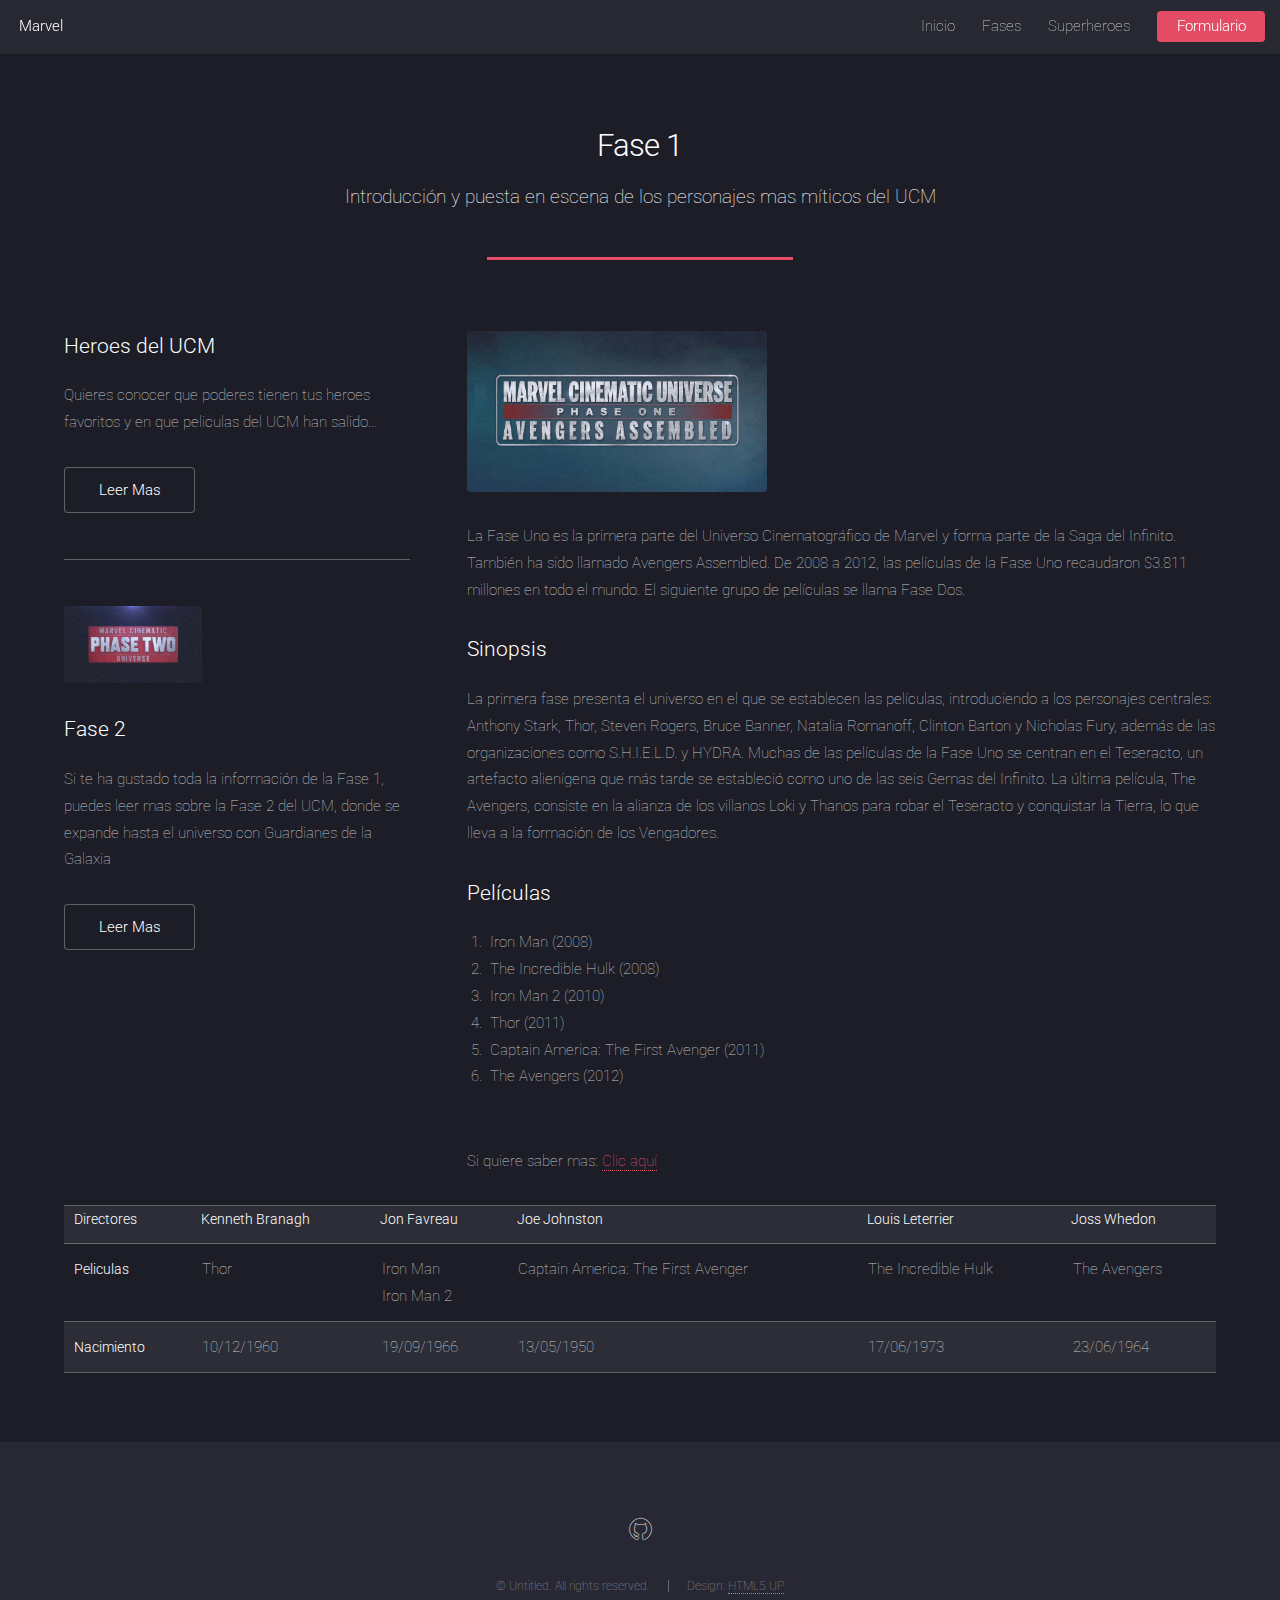
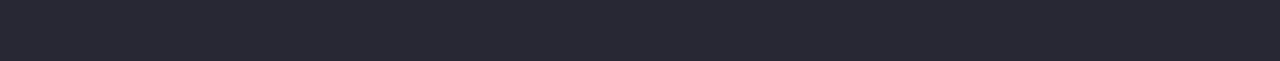
<file: Fase1.html>
<!DOCTYPE HTML>
<!--
	Landed by HTML5 UP
	html5up.net | @ajlkn
	Free for personal and commercial use under the CCA 3.0 license (html5up.net/license)
-->
<html>
	<head>
		<title>Marvel.info_Alejandro.Morales</title>
		<link rel="shortcut icon" type="image/png" href="images/favicon.png"/>
		<meta charset="utf-8" />
		<meta name="viewport" content="width=device-width, initial-scale=1, user-scalable=no" />
		<link rel="stylesheet" href="assets/css/main.css" />
		<noscript><link rel="stylesheet" href="assets/css/noscript.css" /></noscript>
	</head>
	<body class="is-preload">
		<div id="page-wrapper">

			<!-- Header -->
			<header id="header">
				<h1 id="logo"><a href="index.html">Marvel</a></h1>
				<nav id="nav">
					<ul>
						<li><a href="index.html">Inicio</a></li>
						<li>
							<a href="#">Fases</a>
							<ul>
								<li><a href="Fase1.html">Fase 1</a></li>
								<li><a href="Fase2.html">Fase 2</a></li>
								<li><a href="Fase3.html">Fase 3</a></li>
								<li>
									<a href="#">Fases sin anunciar</a>
									<ul>
										<li><a href="Fase4.html">Fase 4</a></li>
									</ul>
								</li>
							</ul>
						</li>
						<li><a href="Superheroes.html">Superheroes</a></li>
						<li><a href="Formulario.html" class="button primary">Formulario</a></li>
					</ul>
				</nav>
			</header>

			<!-- Main -->
				<div id="main" class="wrapper style1">
					<div class="container">
						<header class="major">
							<h2>Fase 1</h2>
							<p>Introducción y puesta en escena de los personajes mas míticos del UCM</p>
						</header>
						<div class="row gtr-150">
							<div class="col-4 col-12-medium">

								<!-- Sidebar -->
									<section id="sidebar">
										<section>
											<h3>Heroes del UCM</h3>
											<p>Quieres conocer que poderes tienen tus heroes favoritos y en que peliculas del UCM 
												han salido...</p>
											<footer>
												<ul class="actions">
													<li><a href="Superheroes.html" class="button">Leer Mas</a></li>
												</ul>
											</footer>
										</section>
										<hr />
										<section>
											<a href="Fase2.html" class="image fit"><img src="images/Menu_Fase2.png" alt="" /></a>
											<h3>Fase 2</h3>
											<p>Si te ha gustado toda la información de la Fase 1, puedes leer mas sobre la Fase 2 
												del UCM, donde se expande hasta el universo con Guardianes de la Galaxia</p>
											<footer>
												<ul class="actions">
													<li><a href="Fase2.html" class="button">Leer Mas</a></li>
												</ul>
											</footer>
										</section>
									</section>

							</div>
							<div class="col-8 col-12-medium imp-medium">

								<!-- Content -->
									<section id="content">
										<a href="#" class="image fit"><img src="images/Menu_Fase1.png" alt="" /></a>
										<p>La Fase Uno es la primera parte del Universo Cinematográfico de Marvel y forma 
											parte de la Saga del Infinito. También ha sido llamado Avengers Assembled. De 2008 a 
											2012, las películas de la Fase Uno recaudaron $3.811 millones en todo el mundo. El 
											siguiente grupo de películas se llama Fase Dos.</p>
										<h3>Sinopsis</h3>
										<p>La primera fase presenta el universo en el que se establecen las películas, introduciendo 
											a los personajes centrales: Anthony Stark, Thor, Steven Rogers, Bruce Banner, Natalia 
											Romanoff, Clinton Barton y Nicholas Fury, además de las organizaciones como S.H.I.E.L.D. 
											y HYDRA. Muchas de las películas de la Fase Uno se centran en el Teseracto, un artefacto 
											alienígena que más tarde se estableció como uno de las seis Gemas del Infinito. La última 
											película, The Avengers, consiste en la alianza de los villanos Loki y Thanos para robar el 
											Teseracto y conquistar la Tierra, lo que lleva a la formación de los Vengadores.</p>
										<h3>Películas</h3>
										<ol>
											<li>Iron Man (2008)</li>
											<li>The Incredible Hulk (2008)</li>
											<li>Iron Man 2 (2010)</li>
											<li>Thor (2011)</li>
											<li>Captain America: The First Avenger (2011)</li>
											<li>The Avengers (2012)<br /><br /></li>
										</ol>
										<p>Si quiere saber mas: <a href="https://marvelcinematicuniverse.fandom.com/es/wiki/Fase_Uno" target="_blank">Clic aquí</a></p>
										
									</section>

							</div>
						</div>
						<table class="egt">
								<tr>
								  <th scope="row">Directores</th>
								  <th>Kenneth Branagh</th>
								  <th>Jon Favreau</th>
								  <th>Joe Johnston</th>
								  <th>Louis Leterrier</th>
								  <th>Joss Whedon</th>
								</tr>
								<tr>
								  <th>Peliculas</th>
								  <td>Thor</td>
								  <td>Iron Man <br />
									  Iron Man 2</td>
								  <td>Captain America: The First Avenger</td>
								  <td>The Incredible Hulk</td>
								  <td>The Avengers</td>
								</tr>
								<tr>
								  <th>Nacimiento</th>
								  <td>10/12/1960</td>
								  <td>19/09/1966</td>
								  <td>13/05/1950</td>
								  <td>17/06/1973</td>
								  <td>23/06/1964</td>
								</tr>
							  </table>
					</div>
				</div>

			<!-- Footer -->
				<footer id="footer">
					<ul class="icons">
						<li><a href="" class="icon alt fa-github"><span class="label">GitHub</span></a></li>
					</ul>
					<ul class="copyright">
						<li>&copy; Untitled. All rights reserved.</li><li>Design: <a href="http://html5up.net">HTML5 UP</a></li>
					</ul>
				</footer>

		</div>

		<!-- Scripts -->
			<script src="assets/js/jquery.min.js"></script>
			<script src="assets/js/jquery.scrolly.min.js"></script>
			<script src="assets/js/jquery.dropotron.min.js"></script>
			<script src="assets/js/jquery.scrollex.min.js"></script>
			<script src="assets/js/browser.min.js"></script>
			<script src="assets/js/breakpoints.min.js"></script>
			<script src="assets/js/util.js"></script>
			<script src="assets/js/main.js"></script>

	</body>
</html>
</file>
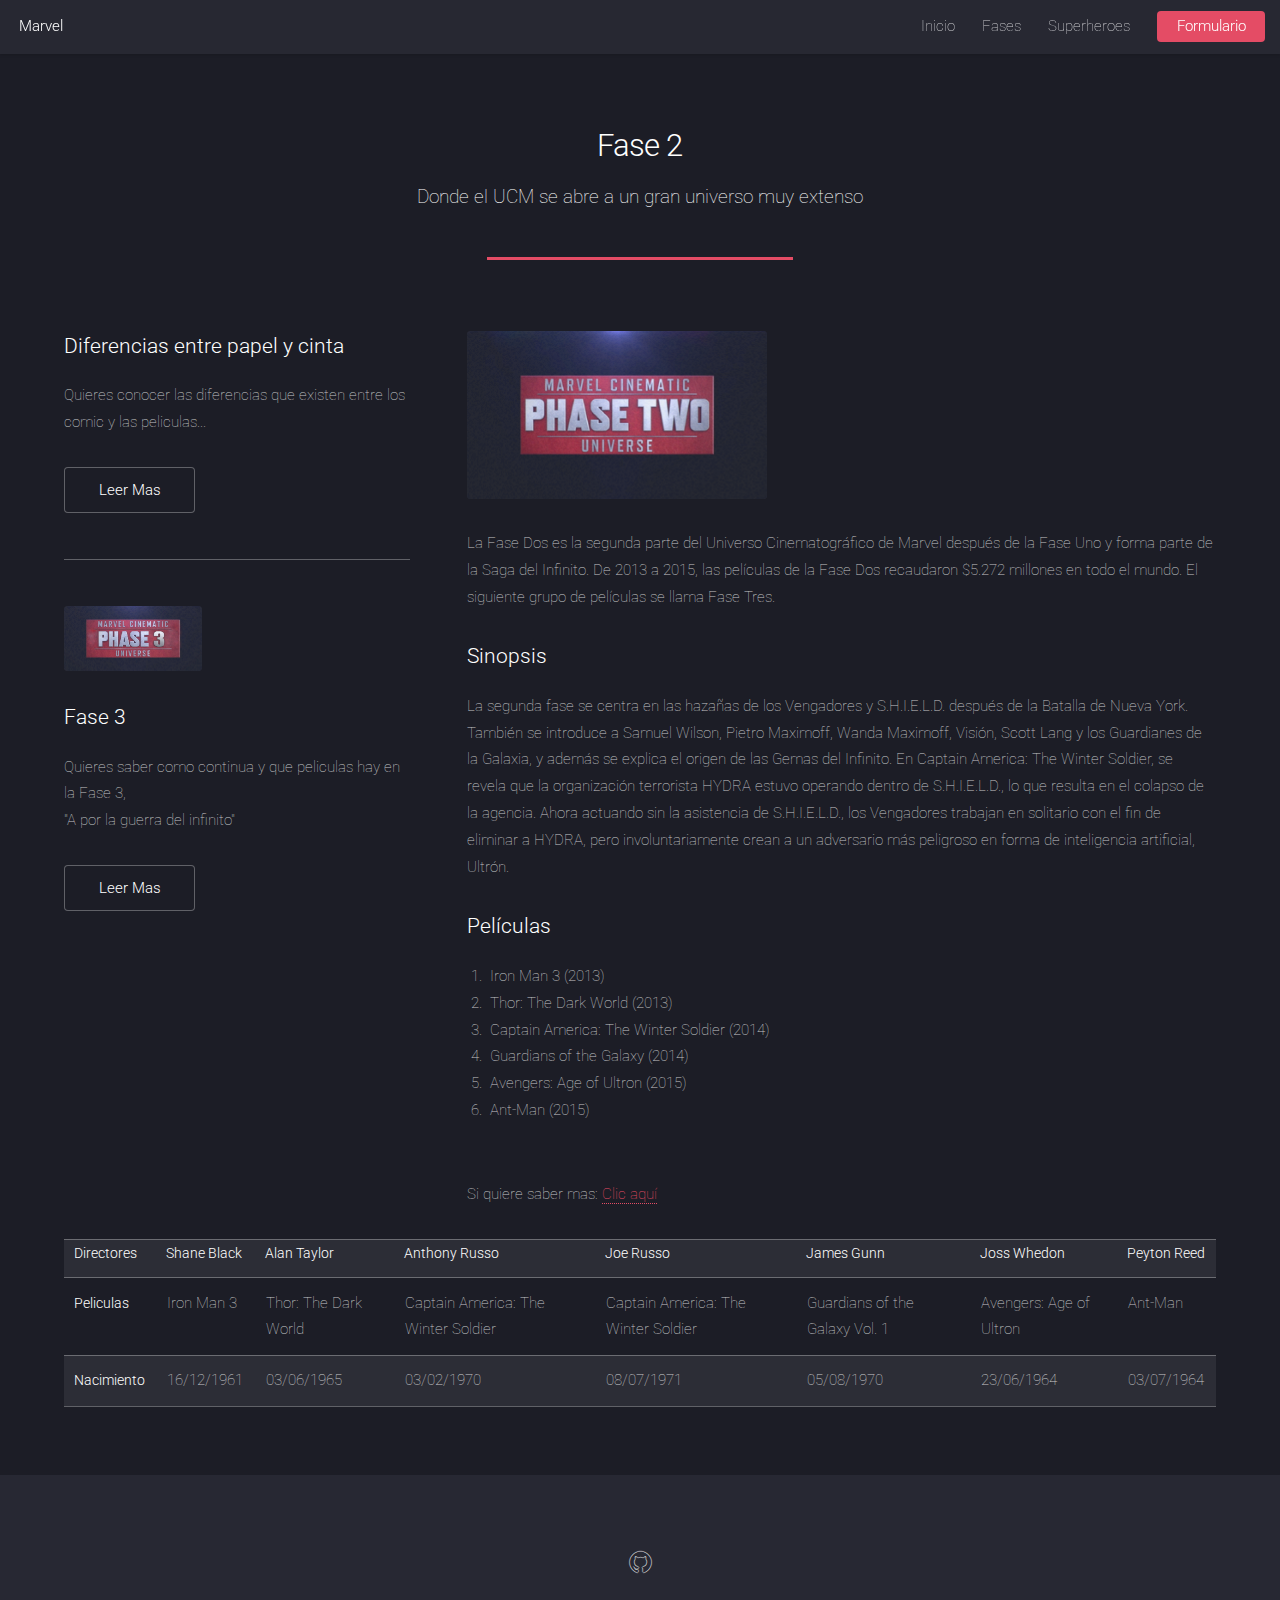
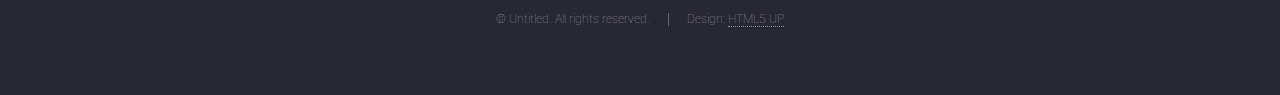
<file: Fase2.html>
<!DOCTYPE HTML>
<!--
	Landed by HTML5 UP
	html5up.net | @ajlkn
	Free for personal and commercial use under the CCA 3.0 license (html5up.net/license)
-->
<html>
	<head>
		<title>Marvel.info_Alejandro.Morales</title>
		<link rel="shortcut icon" type="image/png" href="images/favicon.png"/>
		<meta charset="utf-8" />
		<meta name="viewport" content="width=device-width, initial-scale=1, user-scalable=no" />
		<link rel="stylesheet" href="assets/css/main.css" />
		<noscript><link rel="stylesheet" href="assets/css/noscript.css" /></noscript>
	</head>
	<body class="is-preload">
		<div id="page-wrapper">

			<!-- Header -->
			<header id="header">
				<h1 id="logo"><a href="index.html">Marvel</a></h1>
				<nav id="nav">
					<ul>
						<li><a href="index.html">Inicio</a></li>
						<li>
							<a href="#">Fases</a>
							<ul>
								<li><a href="Fase1.html">Fase 1</a></li>
								<li><a href="Fase2.html">Fase 2</a></li>
								<li><a href="Fase3.html">Fase 3</a></li>
								<li>
									<a href="#">Fases sin anunciar</a>
									<ul>
										<li><a href="Fase4.html">Fase 4</a></li>
									</ul>
								</li>
							</ul>
						</li>
						<li><a href="Superheroes.html">Superheroes</a></li>
						<li><a href="Formulario.html" class="button primary">Formulario</a></li>
					</ul>
				</nav>
			</header>

			<!-- Main -->
				<div id="main" class="wrapper style1">
					<div class="container">
						<header class="major">
							<h2>Fase 2</h2>
							<p>Donde el UCM se abre a un gran universo  muy extenso</p>
						</header>
						<div class="row gtr-150">
							<div class="col-4 col-12-medium">

								<!-- Sidebar -->
									<section id="sidebar">
										<section>
											<h3>Diferencias entre papel y cinta</h3>
											<p>Quieres conocer las diferencias que existen entre los comic y las peliculas... </p>
											<footer>
												<ul class="actions">
													<li><a href="Diferencias.html" class="button">Leer Mas</a></li>
												</ul>
											</footer>
										</section>
										<hr />
										<section>
											<a href="Fase3.html" class="image fit"><img src="images/Menu_Fase3.jpg" alt="" /></a>
											<h3>Fase 3</h3>
											<p>Quieres saber como continua y que peliculas hay en la Fase 3, <br />
											   "A por la guerra del infinito"</p>
											<footer>
												<ul class="actions">
													<li><a href="Fase3.html" class="button">Leer Mas</a></li>
												</ul>
											</footer>
										</section>
									</section>

							</div>
							<div class="col-8 col-12-medium imp-medium">

								<!-- Content -->
									<section id="content">
										<a href="#" class="image fit"><img src="images/Menu_Fase2.png" alt="" /></a>
										<p>La Fase Dos es la segunda parte del Universo Cinematográfico de Marvel después de la 
											Fase Uno y forma parte de la Saga del Infinito. De 2013 a 2015, las películas de la 
											Fase Dos recaudaron $5.272 millones en todo el mundo. El siguiente grupo de películas 
											se llama Fase Tres.</p>
										<h3>Sinopsis</h3>
										<p>La segunda fase se centra en las hazañas de los Vengadores y S.H.I.E.L.D. después de 
											la Batalla de Nueva York. También se introduce a Samuel Wilson, Pietro Maximoff, Wanda 
											Maximoff, Visión, Scott Lang y los Guardianes de la Galaxia, y además se explica el origen 
											de las Gemas del Infinito. En Captain America: The Winter Soldier, se revela que la 
											organización terrorista HYDRA estuvo operando dentro de S.H.I.E.L.D., lo que resulta en 
											el colapso de la agencia. Ahora actuando sin la asistencia de S.H.I.E.L.D., los Vengadores 
											trabajan en solitario con el fin de eliminar a HYDRA, pero involuntariamente crean a un 
											adversario más peligroso en forma de inteligencia artificial, Ultrón.</p>
										<h3>Películas</h3>
										<ol>
											<li>Iron Man 3 (2013)</li>
											<li>Thor: The Dark World (2013)</li>
											<li>Captain America: The Winter Soldier (2014)</li>
											<li>Guardians of the Galaxy (2014)</li>
											<li>Avengers: Age of Ultron (2015)</li>
											<li>Ant-Man (2015)<br /><br /></li> 
										</ol>
										<p>Si quiere saber mas: <a href="https://marvelcinematicuniverse.fandom.com/es/wiki/Fase_Dos" target="_blank">Clic aquí</a></p>
									</section>

							</div>
						</div>
						<table class="egt">
								<tr>
								  <th scope="row">Directores</th>
								  <th>Shane Black</th>
								  <th>Alan Taylor</th>
								  <th>Anthony Russo</th>
								  <th>Joe Russo</th>
								  <th>James Gunn</th>
								  <th>Joss Whedon</th>
								  <th>Peyton Reed</th>
								</tr>
								<tr>
								  <th>Peliculas</th>
								  <td>Iron Man 3</td>
								  <td>Thor: The Dark World</td>
								  <td>Captain America: The Winter Soldier</td>
								  <td>Captain America: The Winter Soldier</td>
								  <td>Guardians of the Galaxy Vol. 1</td>
								  <td>Avengers: Age of Ultron</td>
								  <td>Ant-Man</td>
								</tr>
								<tr>
								  <th>Nacimiento</th>
								  <td>16/12/1961</td>
								  <td>03/06/1965</td>
								  <td>03/02/1970</td>
								  <td>08/07/1971</td>
								  <td>05/08/1970</td>
								  <td>23/06/1964</td>
								  <td>03/07/1964</td>
								</tr>
							  </table>
					</div>
				</div>

			<!-- Footer -->
				<footer id="footer">
					<ul class="icons">
						<li><a href="" class="icon alt fa-github"><span class="label">GitHub</span></a></li>
					</ul>
					<ul class="copyright">
						<li>&copy; Untitled. All rights reserved.</li><li>Design: <a href="http://html5up.net">HTML5 UP</a></li>
					</ul>
				</footer>

		</div>

		<!-- Scripts -->
			<script src="assets/js/jquery.min.js"></script>
			<script src="assets/js/jquery.scrolly.min.js"></script>
			<script src="assets/js/jquery.dropotron.min.js"></script>
			<script src="assets/js/jquery.scrollex.min.js"></script>
			<script src="assets/js/browser.min.js"></script>
			<script src="assets/js/breakpoints.min.js"></script>
			<script src="assets/js/util.js"></script>
			<script src="assets/js/main.js"></script>

	</body>
</html>
</file>
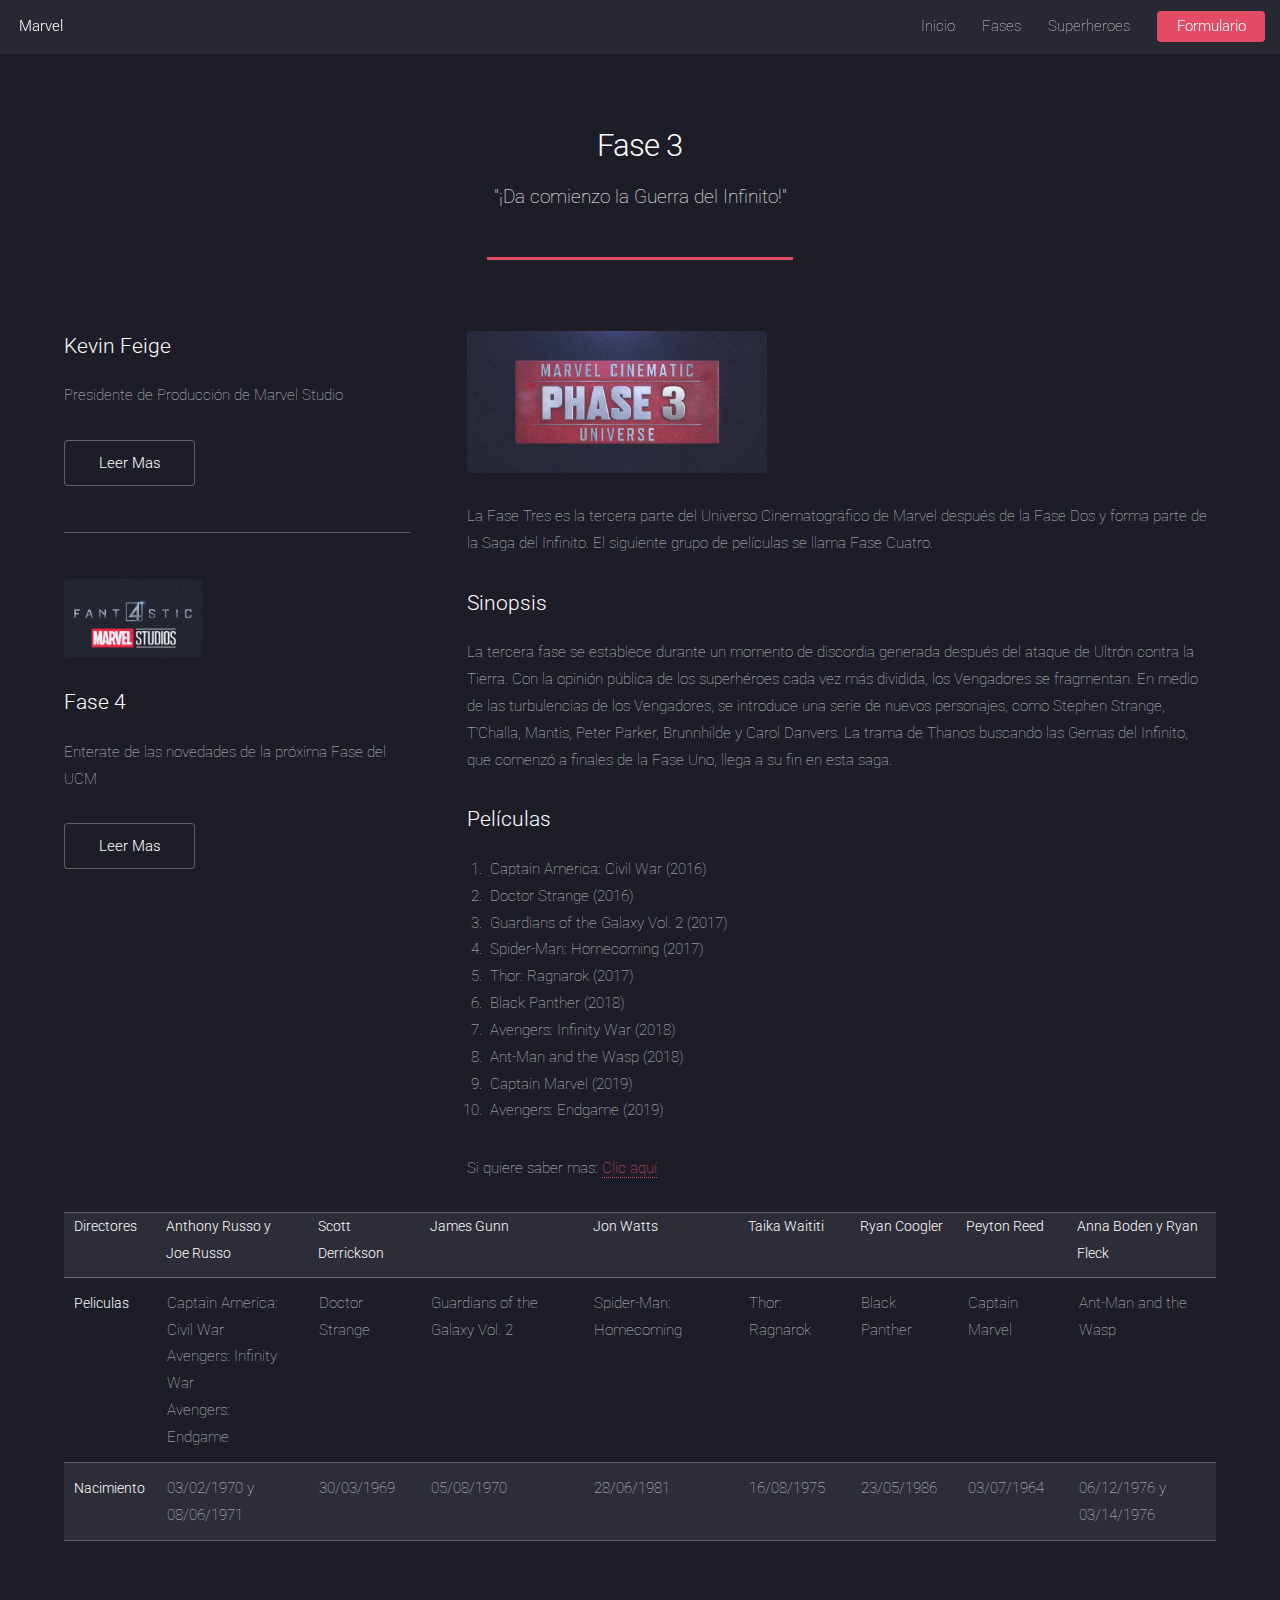
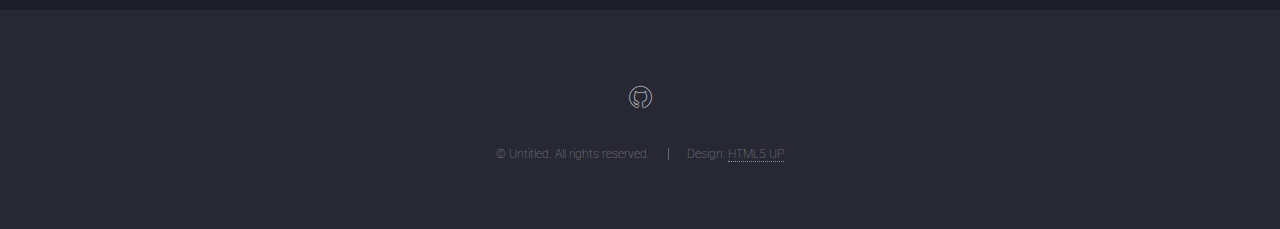
<file: Fase3.html>
<!DOCTYPE HTML>
<!--
	Landed by HTML5 UP
	html5up.net | @ajlkn
	Free for personal and commercial use under the CCA 3.0 license (html5up.net/license)
-->
<html>
	<head>
		<title>Marvel.info_Alejandro.Morales</title>
		<link rel="shortcut icon" type="image/png" href="images/favicon.png"/>
		<meta charset="utf-8" />
		<meta name="viewport" content="width=device-width, initial-scale=1, user-scalable=no" />
		<link rel="stylesheet" href="assets/css/main.css" />
		<noscript><link rel="stylesheet" href="assets/css/noscript.css" /></noscript>
	</head>
	<body class="is-preload">
		<div id="page-wrapper">

			<!-- Header -->
			<header id="header">
				<h1 id="logo"><a href="index.html">Marvel</a></h1>
				<nav id="nav">
					<ul>
						<li><a href="index.html">Inicio</a></li>
						<li>
							<a href="#">Fases</a>
							<ul>
								<li><a href="Fase1.html">Fase 1</a></li>
								<li><a href="Fase2.html">Fase 2</a></li>
								<li><a href="Fase3.html">Fase 3</a></li>
								<li>
									<a href="#">Fases sin anunciar</a>
									<ul>
										<li><a href="Fase4.html">Fase 4</a></li>
									</ul>
								</li>
							</ul>
						</li>
						<li><a href="Superheroes.html">Superheroes</a></li>
						<li><a href="Formulario.html" class="button primary">Formulario</a></li>
					</ul>
				</nav>
			</header>

			<!-- Main -->
				<div id="main" class="wrapper style1">
					<div class="container">
						<header class="major">
							<h2>Fase 3</h2>
							<p>"¡Da comienzo la Guerra del Infinito!"</p>
						</header>
						<div class="row gtr-150">
							<div class="col-4 col-12-medium">

								<!-- Sidebar -->
									<section id="sidebar">
										<section>
											<h3>Kevin Feige</h3>
											<p>Presidente de Producción de Marvel Studio</p>
											<footer>
												<ul class="actions">
													<li><a href="Kevin.html" class="button">Leer Mas</a></li>
												</ul>
											</footer>
										</section>
										<hr />
										<section>
											<a href="Fase4.html" class="image fit"><img src="images/Menu_Fase4.jpg" alt="" /></a>
											<h3>Fase 4</h3>
											<p>Enterate de las novedades de la próxima Fase del UCM</p>
											<footer>
												<ul class="actions">
													<li><a href="Fase4.html" class="button">Leer Mas</a></li>
												</ul>
											</footer>
										</section>
									</section>

							</div>
							<div class="col-8 col-12-medium imp-medium">

								<!-- Content -->
									<section id="content">
										<a href="#" class="image fit"><img src="images/Menu_Fase3.jpg" alt="" /></a>
										<p>La Fase Tres es la tercera parte del Universo Cinematográfico de Marvel después de la 
											Fase Dos y forma parte de la Saga del Infinito. El siguiente grupo de películas se llama 
											Fase Cuatro.</p>
										<h3>Sinopsis</h3>
										<p>La tercera fase se establece durante un momento de discordia generada después del ataque 
											de Ultrón contra la Tierra. Con la opinión pública de los superhéroes cada vez más 
											dividida, los Vengadores se fragmentan. En medio de las turbulencias de los Vengadores,
											se introduce una serie de nuevos personajes, como Stephen Strange, T'Challa, Mantis, 
											Peter Parker, Brunnhilde y Carol Danvers. La trama de Thanos buscando las Gemas del 
											Infinito, que comenzó a finales de la Fase Uno, llega a su fin en esta saga.</p>
										<h3>Películas</h3>
										<ol>
											<li>Captain America: Civil War (2016)</li>
											<li>Doctor Strange (2016)</li>
											<li>Guardians of the Galaxy Vol. 2 (2017)</li>
											<li>Spider-Man: Homecoming (2017)</li>
											<li>Thor: Ragnarok (2017)</li>
											<li>Black Panther (2018)</li>
											<li>Avengers: Infinity War (2018)</li> 
											<li>Ant-Man and the Wasp (2018)</li> 
											<li>Captain Marvel (2019)</li> 
											<li>Avengers: Endgame (2019)</li> 
										</ol>
										<p>Si quiere saber mas: <a href="https://marvelcinematicuniverse.fandom.com/es/wiki/Fase_Tres" target="_blank">Clic aquí</a></p>
									</section>

							</div>
						</div>
						<table class="egt">
								<tr>
								  <th scope="row">Directores</th>
								  <th>Anthony Russo y Joe Russo</th>
								  <th>Scott Derrickson</th>
								  <th>James Gunn</th>
								  <th>Jon Watts</th>
								  <th>Taika Waititi</th>
								  <th>Ryan Coogler</th>
								  <th>Peyton Reed</th>
								  <th>Anna Boden y Ryan Fleck</th>
								</tr>
								<tr>
								  <th>Peliculas</th>
								  <td>Captain America: Civil War<br />
										Avengers: Infinity War<br />
										Avengers: Endgame<br />
								  </td>
								  <td>Doctor Strange</td>
								  <td>Guardians of the Galaxy Vol. 2</td>
								  <td>Spider-Man: Homecoming</td>
								  <td>Thor: Ragnarok</td>
								  <td>Black Panther</td>
								  <td>Captain Marvel</td>
								  <td>Ant-Man and the Wasp</td>
								</tr>
								<tr>
								  <th>Nacimiento</th>
								  <td>03/02/1970 y 08/06/1971</td>
								  <td>30/03/1969</td>
								  <td>05/08/1970</td>
								  <td>28/06/1981</td>
								  <td>16/08/1975</td>
								  <td>23/05/1986</td>
								  <td>03/07/1964</td>
								  <td>06/12/1976 y 03/14/1976</td>
								</tr>
							  </table>
					</div>
				</div>

			<!-- Footer -->
				<footer id="footer">
					<ul class="icons">
						<li><a href="" class="icon alt fa-github"><span class="label">GitHub</span></a></li>
					</ul>
					<ul class="copyright">
						<li>&copy; Untitled. All rights reserved.</li><li>Design: <a href="http://html5up.net">HTML5 UP</a></li>
					</ul>
				</footer>

		</div>

		<!-- Scripts -->
			<script src="assets/js/jquery.min.js"></script>
			<script src="assets/js/jquery.scrolly.min.js"></script>
			<script src="assets/js/jquery.dropotron.min.js"></script>
			<script src="assets/js/jquery.scrollex.min.js"></script>
			<script src="assets/js/browser.min.js"></script>
			<script src="assets/js/breakpoints.min.js"></script>
			<script src="assets/js/util.js"></script>
			<script src="assets/js/main.js"></script>

	</body>
</html>
</file>
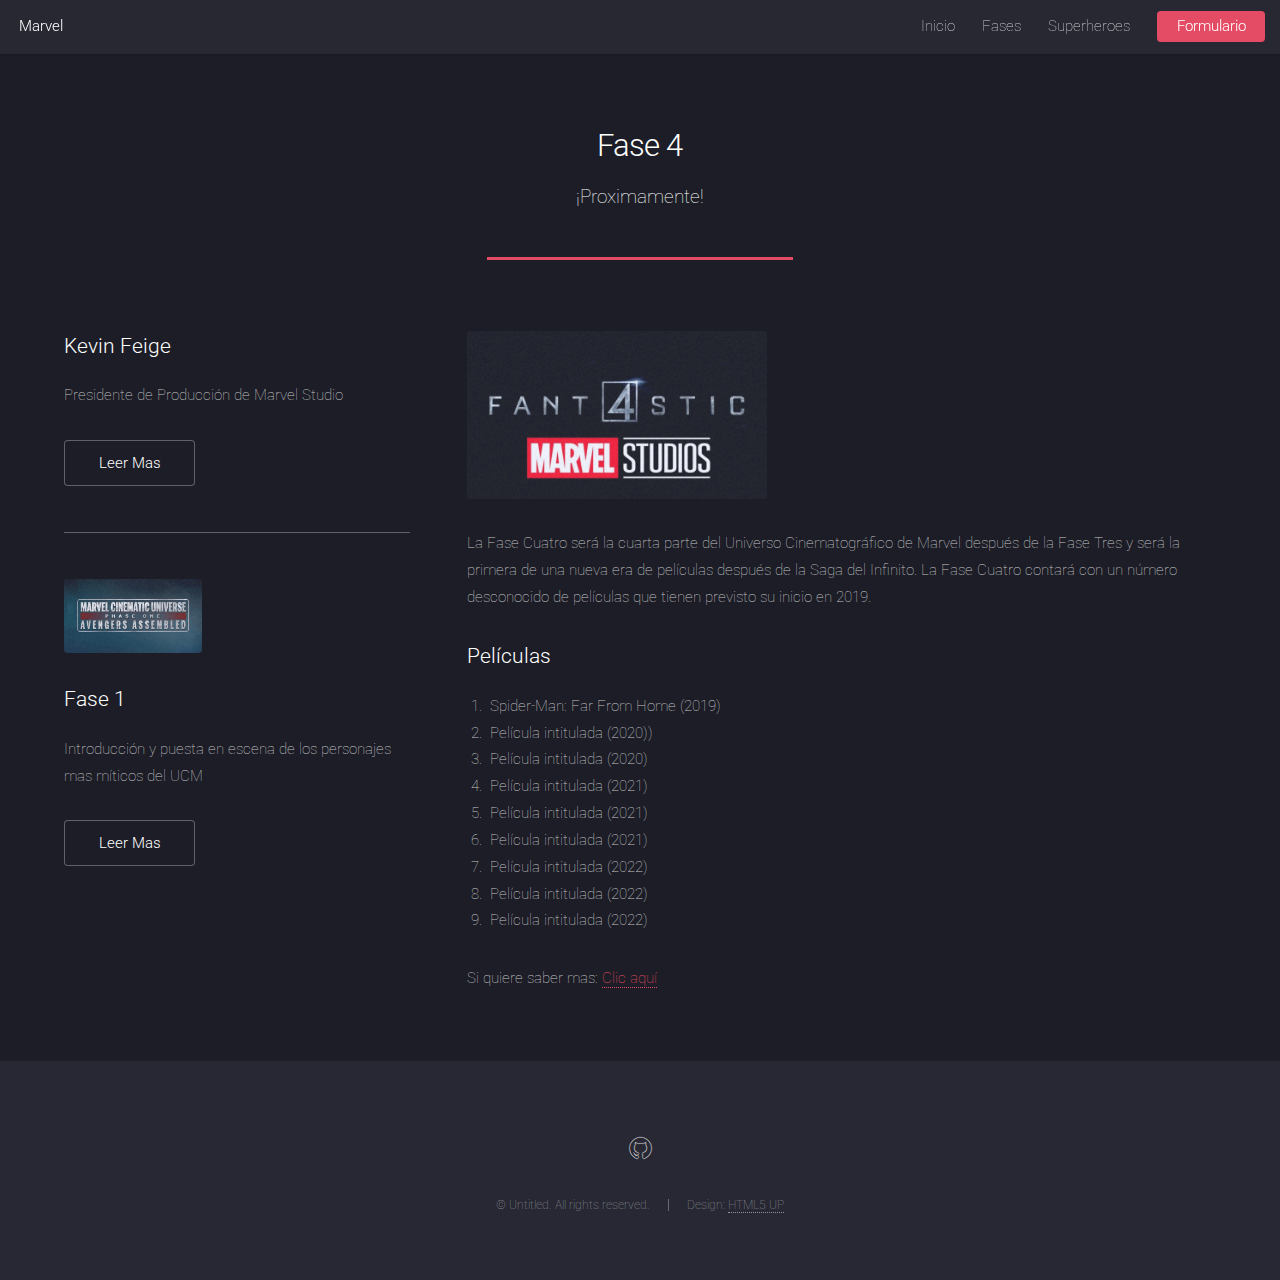
<file: Fase4.html>
<!DOCTYPE HTML>
<!--
	Landed by HTML5 UP
	html5up.net | @ajlkn
	Free for personal and commercial use under the CCA 3.0 license (html5up.net/license)
-->
<html>
	<head>
		<title>Marvel.info_Alejandro.Morales</title>
		<link rel="shortcut icon" type="image/png" href="images/favicon.png"/>
		<meta charset="utf-8" />
		<meta name="viewport" content="width=device-width, initial-scale=1, user-scalable=no" />
		<link rel="stylesheet" href="assets/css/main.css" />
		<noscript><link rel="stylesheet" href="assets/css/noscript.css" /></noscript>
	</head>
	<body class="is-preload">
		<div id="page-wrapper">

			<!-- Header -->
			<header id="header">
				<h1 id="logo"><a href="index.html">Marvel</a></h1>
				<nav id="nav">
					<ul>
						<li><a href="index.html">Inicio</a></li>
						<li>
							<a href="#">Fases</a>
							<ul>
								<li><a href="Fase1.html">Fase 1</a></li>
								<li><a href="Fase2.html">Fase 2</a></li>
								<li><a href="Fase3.html">Fase 3</a></li>
								<li>
									<a href="#">Fases sin anunciar</a>
									<ul>
										<li><a href="Fase4.html">Fase 4</a></li>
									</ul>
								</li>
							</ul>
						</li>
						<li><a href="Superheroes.html">Superheroes</a></li>
						<li><a href="Formulario.html" class="button primary">Formulario</a></li>
					</ul>
				</nav>
			</header>

			<!-- Main -->
				<div id="main" class="wrapper style1">
					<div class="container">
						<header class="major">
							<h2>Fase 4</h2>
							<p>¡Proximamente!</p>
						</header>
						<div class="row gtr-150">
							<div class="col-4 col-12-medium">

								<!-- Sidebar -->
									<section id="sidebar">
										<section>
											<h3>Kevin Feige</h3>
											<p>Presidente de Producción de Marvel Studio</p>
											<footer>
												<ul class="actions">
													<li><a href="Kevin.html" class="button">Leer Mas</a></li>
												</ul>
											</footer>
										</section>
										<hr />
										<section>
											<a href="Fase1.html" class="image fit"><img src="images/Menu_Fase1.png" alt="" /></a>
											<h3>Fase 1</h3>
											<p>Introducción y puesta en escena de los personajes mas míticos del UCM</p>
											<footer>
												<ul class="actions">
													<li><a href="Fase1.html" class="button">Leer Mas</a></li>
												</ul>
											</footer>
										</section>
									</section>

							</div>
							<div class="col-8 col-12-medium imp-medium">

								<!-- Content -->
									<section id="content">
										<a href="#" class="image fit"><img src="images/Menu_Fase4.jpg" alt="" /></a>
										<p>La Fase Cuatro será la cuarta parte del Universo Cinematográfico de Marvel después de 
											la Fase Tres y será la primera de una nueva era de películas después de la Saga del 
											Infinito. La Fase Cuatro contará con un número desconocido de películas que tienen previsto
											su inicio en 2019.</p>
										<h3>Películas</h3>
										<ol>
											<li>Spider-Man: Far From Home (2019)</li>
											<li>Película intitulada (2020))</li>
											<li>Película intitulada (2020)</li>
											<li>Película intitulada (2021)</li>
											<li>Película intitulada (2021)</li>
											<li>Película intitulada (2021)</li>
											<li>Película intitulada (2022)</li> 
											<li>Película intitulada (2022)</li> 
											<li>Película intitulada (2022)</li> 
										</ol>
										<p>Si quiere saber mas: <a href="https://marvelcinematicuniverse.fandom.com/es/wiki/Categor%C3%ADa:Fase_Cuatro" target="_blank">Clic aquí</a></p>
									</section>

							</div>
						</div>
					</div>
				</div>

			<!-- Footer -->
				<footer id="footer">
					<ul class="icons">
						<li><a href="" class="icon alt fa-github"><span class="label">GitHub</span></a></li>
					</ul>
					<ul class="copyright">
						<li>&copy; Untitled. All rights reserved.</li><li>Design: <a href="http://html5up.net">HTML5 UP</a></li>
					</ul>
				</footer>

		</div>

		<!-- Scripts -->
			<script src="assets/js/jquery.min.js"></script>
			<script src="assets/js/jquery.scrolly.min.js"></script>
			<script src="assets/js/jquery.dropotron.min.js"></script>
			<script src="assets/js/jquery.scrollex.min.js"></script>
			<script src="assets/js/browser.min.js"></script>
			<script src="assets/js/breakpoints.min.js"></script>
			<script src="assets/js/util.js"></script>
			<script src="assets/js/main.js"></script>

	</body>
</html>
</file>
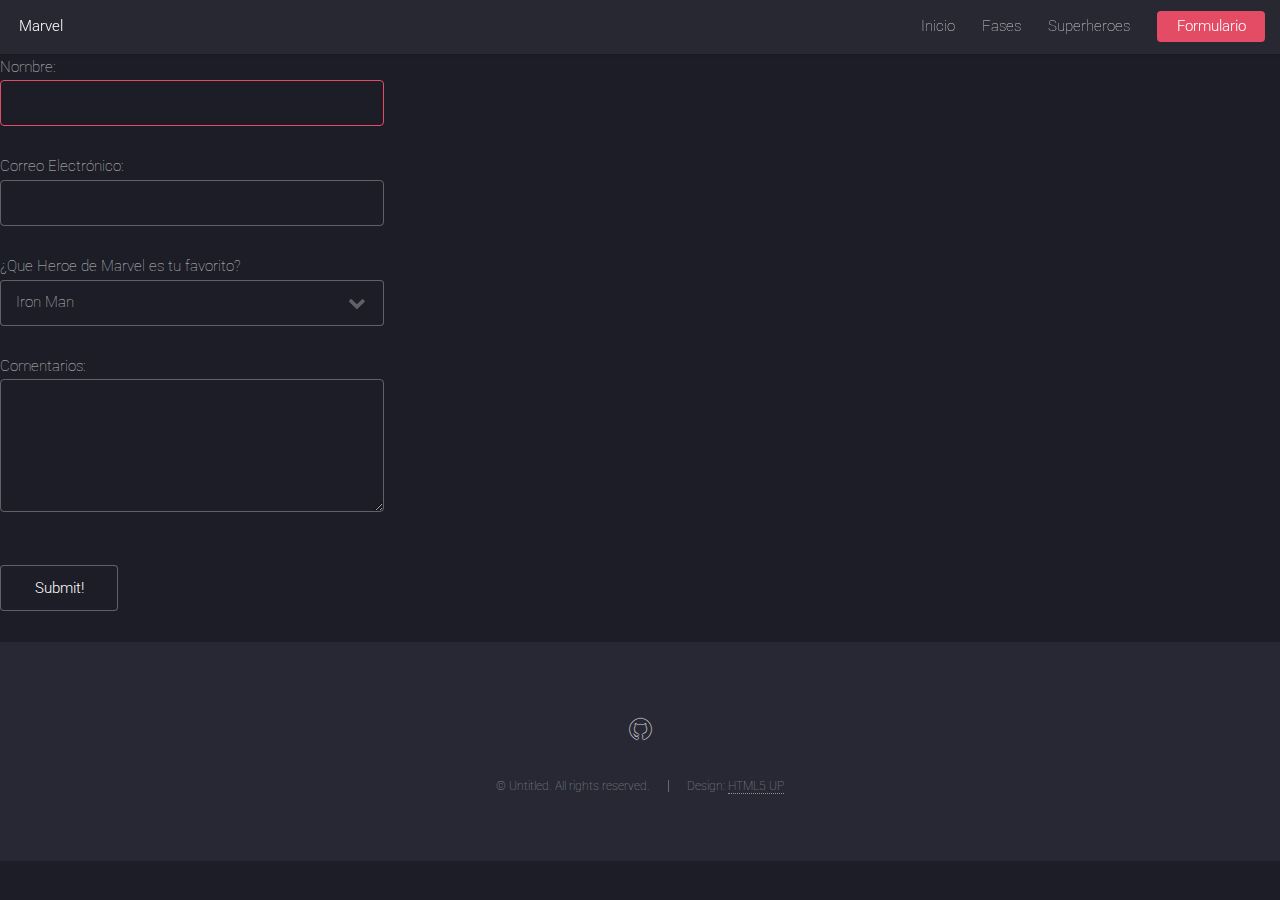
<file: Formulario.html>
<!DOCTYPE HTML>
<!--
	Landed by HTML5 UP
	html5up.net | @ajlkn
	Free for personal and commercial use under the CCA 3.0 license (html5up.net/license)
-->
<html>
	<head>
		<title>Marvel.info_Alejandro.Morales</title>
		<link rel="shortcut icon" type="image/png" href="images/favicon.png"/>
		<meta charset="utf-8" />
		<meta name="viewport" content="width=device-width, initial-scale=1, user-scalable=no" />
		<link rel="stylesheet" href="assets/css/main.css" />
		<noscript><link rel="stylesheet" href="assets/css/noscript.css" /></noscript>
	</head>
	<body class="is-preload">
		<div id="page-wrapper">

			<!-- Header -->
			<header id="header">
				<h1 id="logo"><a href="index.html">Marvel</a></h1>
				<nav id="nav">
					<ul>
						<li><a href="index.html">Inicio</a></li>
						<li>
							<a href="#">Fases</a>
							<ul>
								<li><a href="Fase1.html">Fase 1</a></li>
								<li><a href="Fase2.html">Fase 2</a></li>
								<li><a href="Fase3.html">Fase 3</a></li>
								<li>
									<a href="#">Fases sin anunciar</a>
									<ul>
										<li><a href="Fase4.html">Fase 4</a></li>
									</ul>
								</li>
							</ul>
						</li>
						<li><a href="Superheroes.html">Superheroes</a></li>
						<li><a href="Formulario.html" class="button primary">Formulario</a></li>
					</ul>
				</nav>
			</header>



			<!-- Formulario -->
		    <form action="http://www2.gonzalonazareno.org/josedom/resultado.php" method="get">
				<p>
				Nombre: <input type="text" name="name_control" size="1" autofocus required />
				<br />

				Correo Electrónico: <input type="email" name="email_control" required />
				<br />

				¿Que Heroe de Marvel es tu favorito?
				<select name="sistema_control">
						<option value="heroe">Iron Man</option>
						<option value="heroe">Thor</option>
						<option value="heroe">Capitán América</option>
						<option value="heroe">Bruja Escarlata</option>
						<option value="heroe">Vision</option>
						<option value="heroe">T'Challa</option>
						<option value="heroe">Spider-Man</option>
						<option value="heroe">Dr. Strange</option>
						<option value="heroe">Capitana Marvel</option>
						<option value="heroe">Wasp</option>
						<option value="heroe">Ant-Man</option>
						<option value="heroe">Falcon</option>
						<option value="heroe">Soldado del Invierno</option>
						<option value="heroe">Hawkeye</option>
						<option value="heroe">Black Widow</option>
						<option value="heroe">Hulk</option>
				</select>
				<br/>
				Comentarios:
				<textarea name="comentario_control" rows="4" cols="20"></textarea>
				<br/>
				<br/>
				<input type="submit" value="Submit!" />
			</form>


			<!-- Footer -->
				<footer id="footer">
					<ul class="icons">
						<li><a href="" class="icon alt fa-github"><span class="label">GitHub</span></a></li>
					</ul>
					<ul class="copyright">
						<li>&copy; Untitled. All rights reserved.</li><li>Design: <a href="http://html5up.net">HTML5 UP</a></li>
					</ul>
				</footer>
		</div>

		<!-- Scripts -->
			<script src="assets/js/jquery.min.js"></script>
			<script src="assets/js/jquery.scrolly.min.js"></script>
			<script src="assets/js/jquery.dropotron.min.js"></script>
			<script src="assets/js/jquery.scrollex.min.js"></script>
			<script src="assets/js/browser.min.js"></script>
			<script src="assets/js/breakpoints.min.js"></script>
			<script src="assets/js/util.js"></script>
			<script src="assets/js/main.js"></script>

	</body>
</html>
</file>
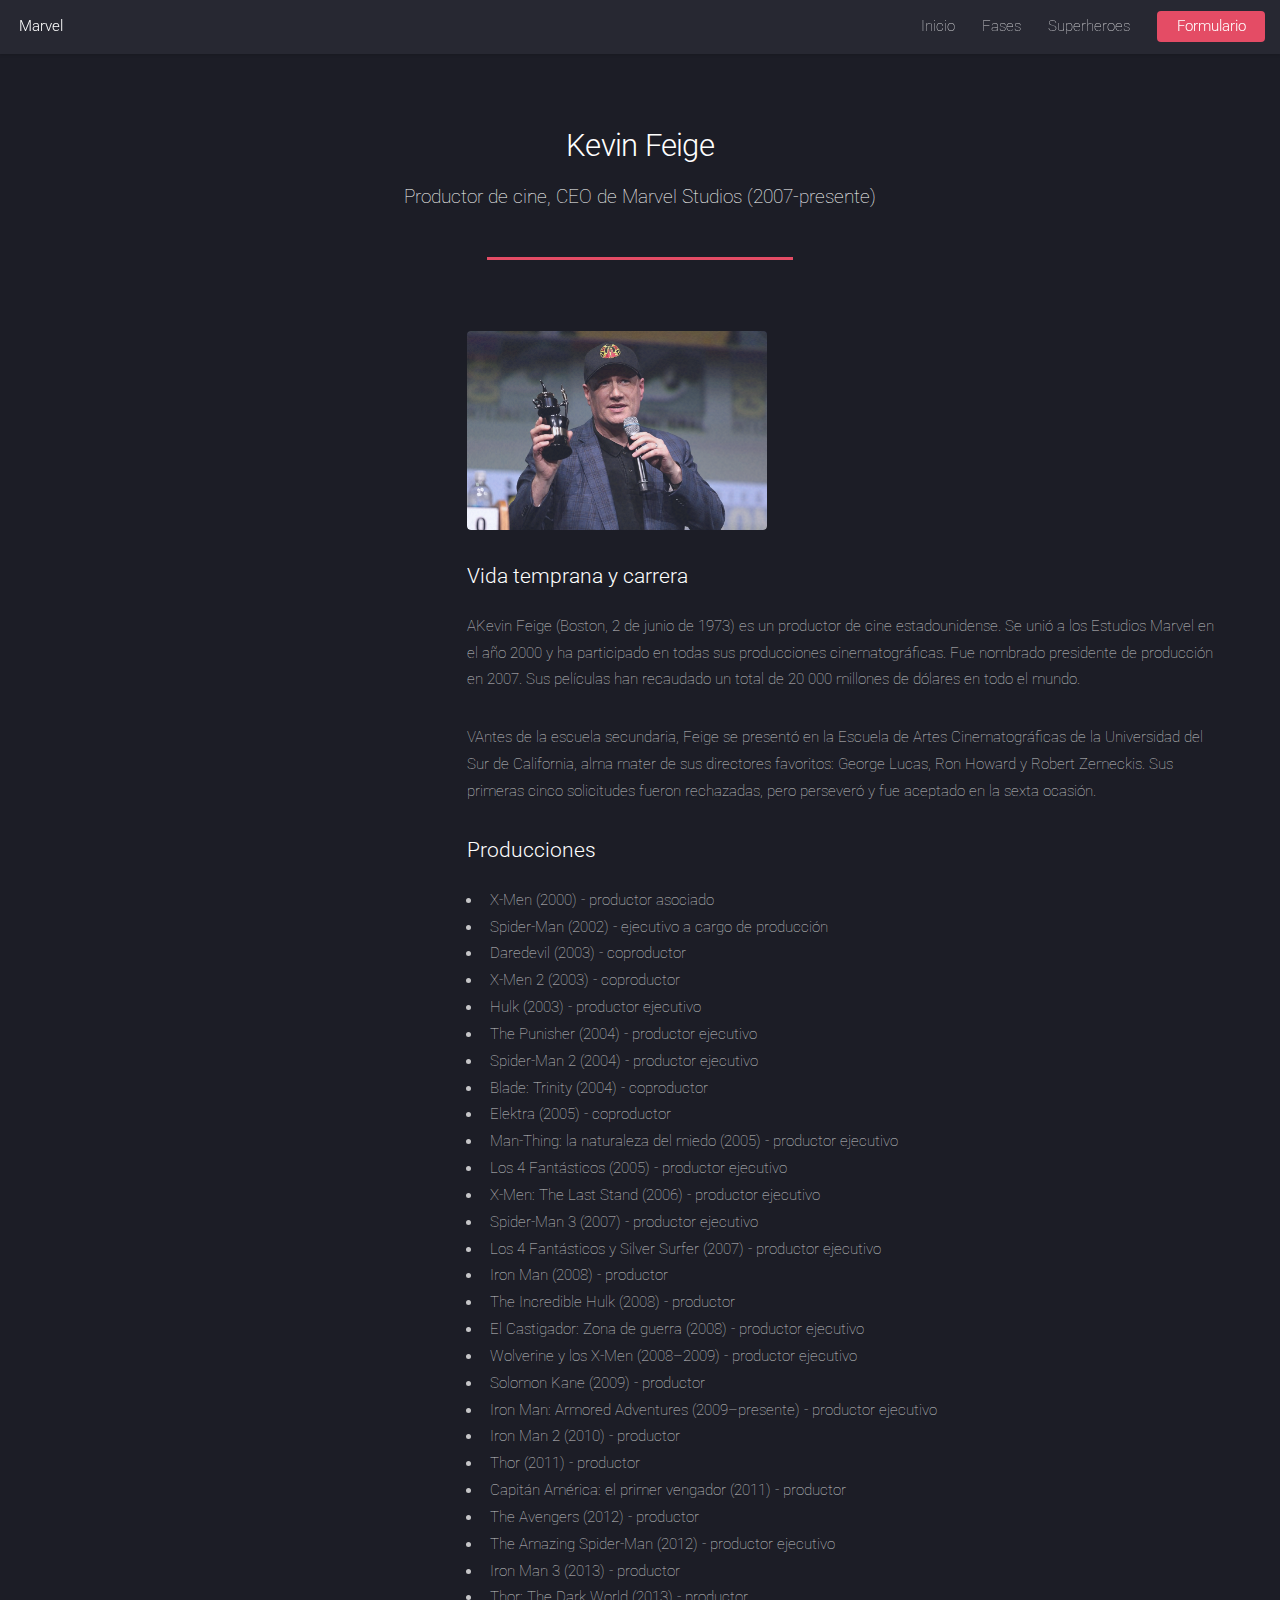
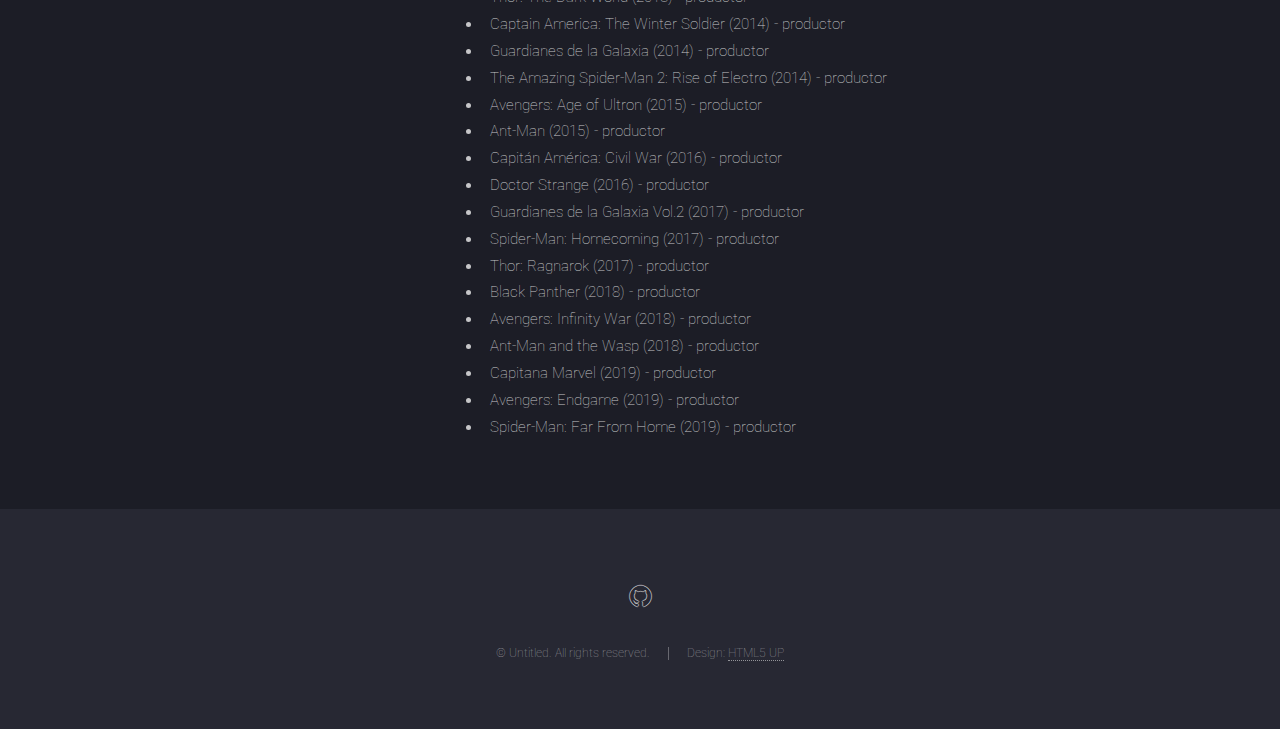
<file: Kevin.html>
<!DOCTYPE HTML>
<!--
	Landed by HTML5 UP
	html5up.net | @ajlkn
	Free for personal and commercial use under the CCA 3.0 license (html5up.net/license)
-->
<html>
	<head>
		<title>Left Sidebar - Landed by HTML5 UP</title>
		<meta charset="utf-8" />
		<meta name="viewport" content="width=device-width, initial-scale=1, user-scalable=no" />
		<link rel="stylesheet" href="assets/css/main.css" />
		<noscript><link rel="stylesheet" href="assets/css/noscript.css" /></noscript>
	</head>
	<body class="is-preload">
		<div id="page-wrapper">
			
			<!-- Header -->
			<header id="header">
				<h1 id="logo"><a href="index.html">Marvel</a></h1>
				<nav id="nav">
					<ul>
						<li><a href="index.html">Inicio</a></li>
						<li>
							<a href="#">Fases</a>
							<ul>
								<li><a href="Fase1.html">Fase 1</a></li>
								<li><a href="Fase2.html">Fase 2</a></li>
								<li><a href="Fase3.html">Fase 3</a></li>
								<li>
									<a href="#">Fases sin anunciar</a>
									<ul>
										<li><a href="Fase4.html">Fase 4</a></li>
									</ul>
								</li>
							</ul>
						</li>
						<li><a href="Superheroes.html">Superheroes</a></li>
						<li><a href="Formulario.html" class="button primary">Formulario</a></li>
					</ul>
				</nav>
			</header>

			<!-- Main -->
				<div id="main" class="wrapper style1">
					<div class="container">
						<header class="major">
							<h2>Kevin Feige</h2>
							<p>Productor de cine, CEO de Marvel Studios (2007-presente)</p>
						</header>
						<div class="row gtr-150">
							<div class="col-4 col-12-medium">


							</div>
							<div class="col-8 col-12-medium imp-medium">

								<!-- Content -->
									<section id="content">
										<a href="#" class="image fit"><img src="images/kevi.jpg" alt="" /></a>
										<h3>Vida temprana y carrera</h3>
										<p>AKevin Feige (Boston, 2 de junio de 1973)​ es un productor de cine estadounidense. Se unió a los Estudios Marvel en el año 2000 y ha participado en todas sus producciones cinematográficas. Fue nombrado presidente de producción en 2007.​ Sus películas han recaudado un total de 20 000 millones de dólares en todo el mundo.</p>
										<p>VAntes de la escuela secundaria, Feige se presentó en la Escuela de Artes Cinematográficas de la Universidad del Sur de California, alma mater de sus directores favoritos: George Lucas, Ron Howard y Robert Zemeckis. Sus primeras cinco solicitudes fueron rechazadas, pero perseveró y fue aceptado en la sexta ocasión.</p>
										<h3>Producciones</h3>
										<ul>
											<li>X-Men (2000) - productor asociado</li>
											<li>Spider-Man (2002) - ejecutivo a cargo de producción</li>
											<li>Daredevil (2003) - coproductor</li>
											<li>X-Men 2 (2003) - coproductor</li>
											<li>Hulk (2003) - productor ejecutivo</li>
											<li>The Punisher (2004) - productor ejecutivo</li>
											<li>Spider-Man 2 (2004) - productor ejecutivo</li>
											<li>Blade: Trinity (2004) - coproductor</li>
											<li>Elektra (2005) - coproductor</li>
											<li>Man-Thing: la naturaleza del miedo (2005) - productor ejecutivo</li>
											<li>Los 4 Fantásticos (2005) - productor ejecutivo</li>
											<li>X-Men: The Last Stand (2006) - productor ejecutivo</li>
											<li>Spider-Man 3 (2007) - productor ejecutivo</li>
											<li>Los 4 Fantásticos y Silver Surfer (2007) - productor ejecutivo</li>
											<li>Iron Man (2008) - productor</li>
											<li>The Incredible Hulk (2008) - productor</li>
											<li>El Castigador: Zona de guerra (2008) - productor ejecutivo</li>
											<li>Wolverine y los X-Men (2008–2009) - productor ejecutivo</li>
											<li>Solomon Kane (2009) - productor</li>
											<li>Iron Man: Armored Adventures (2009–presente) - productor ejecutivo</li>
											<li>Iron Man 2 (2010) - productor</li>
											<li>Thor (2011) - productor</li>
											<li>Capitán América: el primer vengador (2011) - productor</li>
											<li>The Avengers (2012) - productor</li>
											<li>The Amazing Spider-Man (2012) - productor ejecutivo</li>
											<li>Iron Man 3 (2013) - productor</li>
											<li>Thor: The Dark World (2013) - productor</li>
											<li>Captain America: The Winter Soldier (2014) - productor</li>
											<li>Guardianes de la Galaxia (2014) - productor</li>
											<li>The Amazing Spider-Man 2: Rise of Electro (2014) - productor</li>
											<li>Avengers: Age of Ultron (2015) - productor</li>
											<li>Ant-Man (2015) - productor</li>
											<li>Capitán América: Civil War (2016) - productor</li>
											<li>Doctor Strange (2016) - productor</li>
											<li>Guardianes de la Galaxia Vol.2 (2017) - productor</li>
											<li>Spider-Man: Homecoming (2017) - productor</li>
											<li>Thor: Ragnarok (2017) - productor</li>
											<li>Black Panther (2018) - productor</li>
											<li>Avengers: Infinity War (2018) - productor</li>
											<li>Ant-Man and the Wasp (2018) - productor</li>
											<li>Capitana Marvel (2019) - productor</li>
											<li>Avengers: Endgame (2019) - productor</li>
											<li>Spider-Man: Far From Home (2019) - productor</li>
										</ul>
									</section>

							</div>
						</div>
					</div>
				</div>

			<!-- Footer -->
			<footer id="footer">
				<ul class="icons">
					<li><a href="" class="icon alt fa-github"><span class="label">GitHub</span></a></li>
				</ul>
				<ul class="copyright">
					<li>&copy; Untitled. All rights reserved.</li><li>Design: <a href="http://html5up.net">HTML5 UP</a></li>
				</ul>
			</footer>

		</div>

		<!-- Scripts -->
			<script src="assets/js/jquery.min.js"></script>
			<script src="assets/js/jquery.scrolly.min.js"></script>
			<script src="assets/js/jquery.dropotron.min.js"></script>
			<script src="assets/js/jquery.scrollex.min.js"></script>
			<script src="assets/js/browser.min.js"></script>
			<script src="assets/js/breakpoints.min.js"></script>
			<script src="assets/js/util.js"></script>
			<script src="assets/js/main.js"></script>

	</body>
</html>
</file>
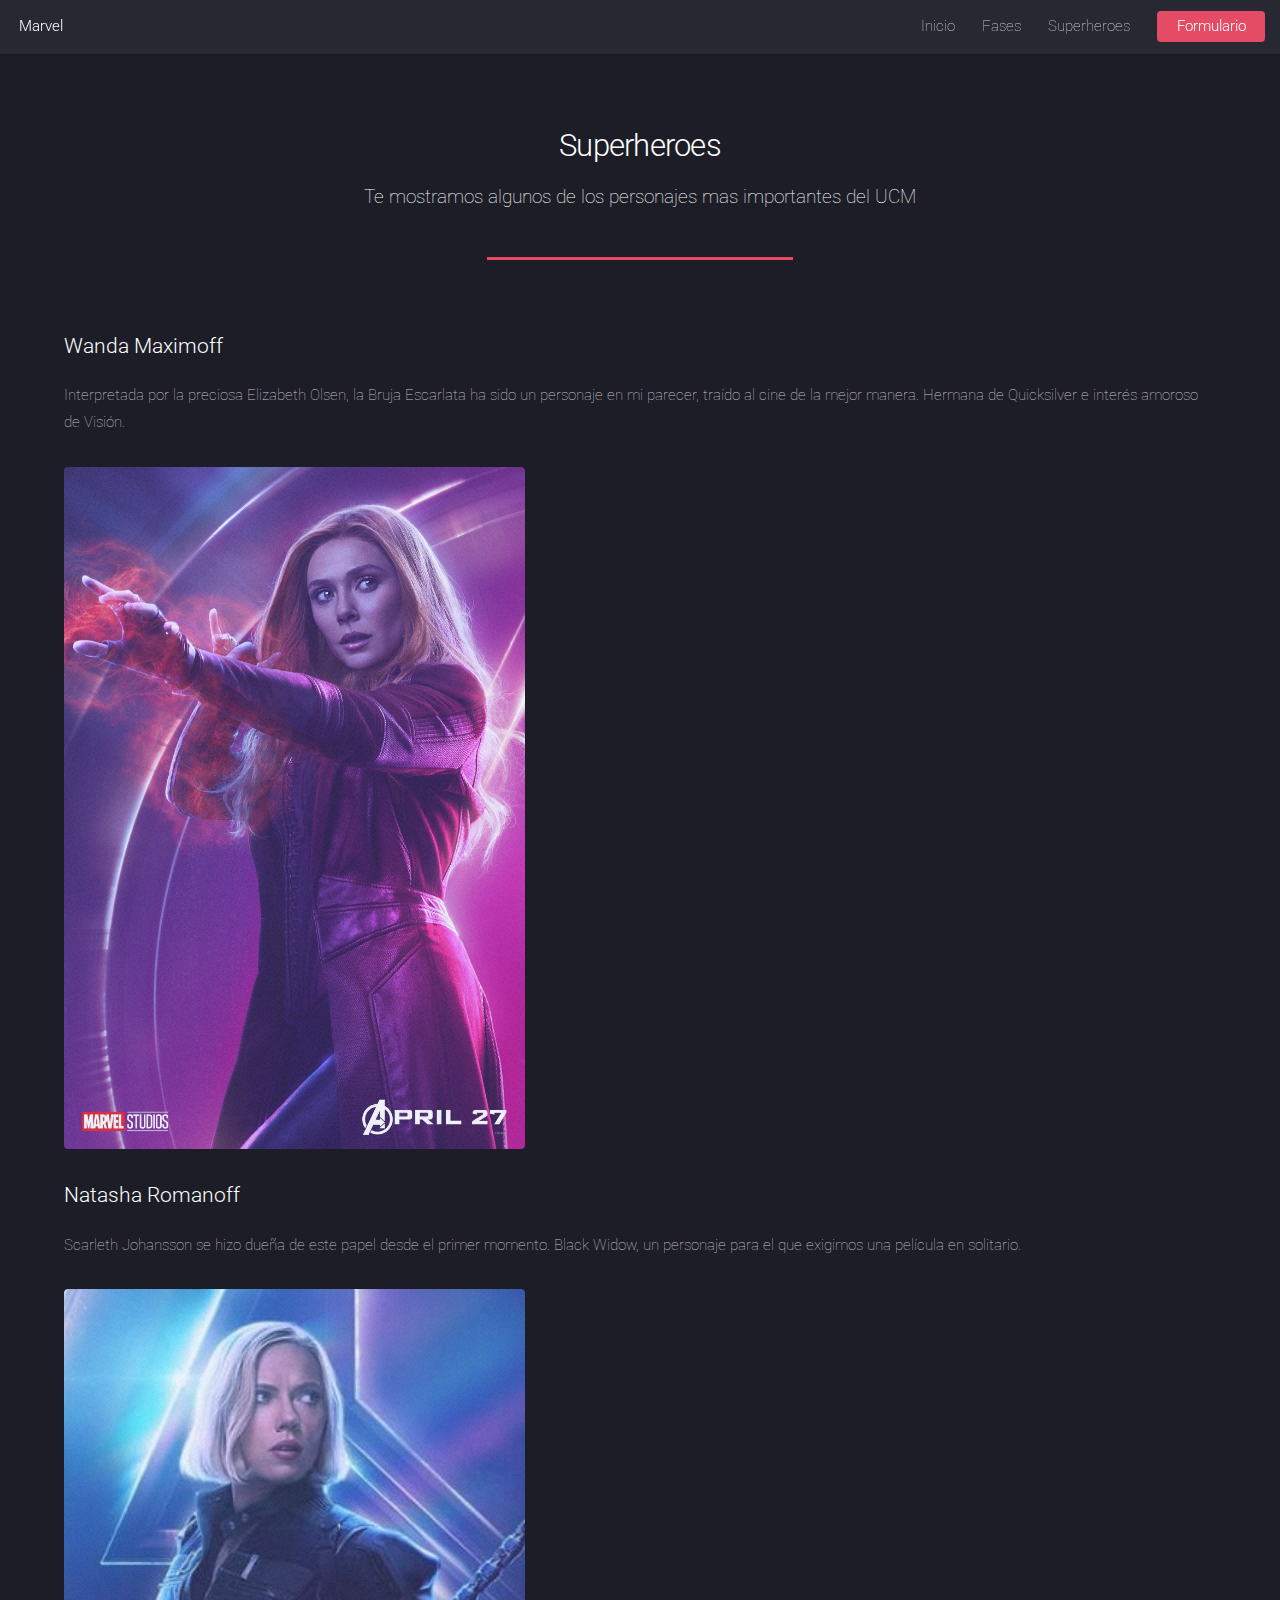
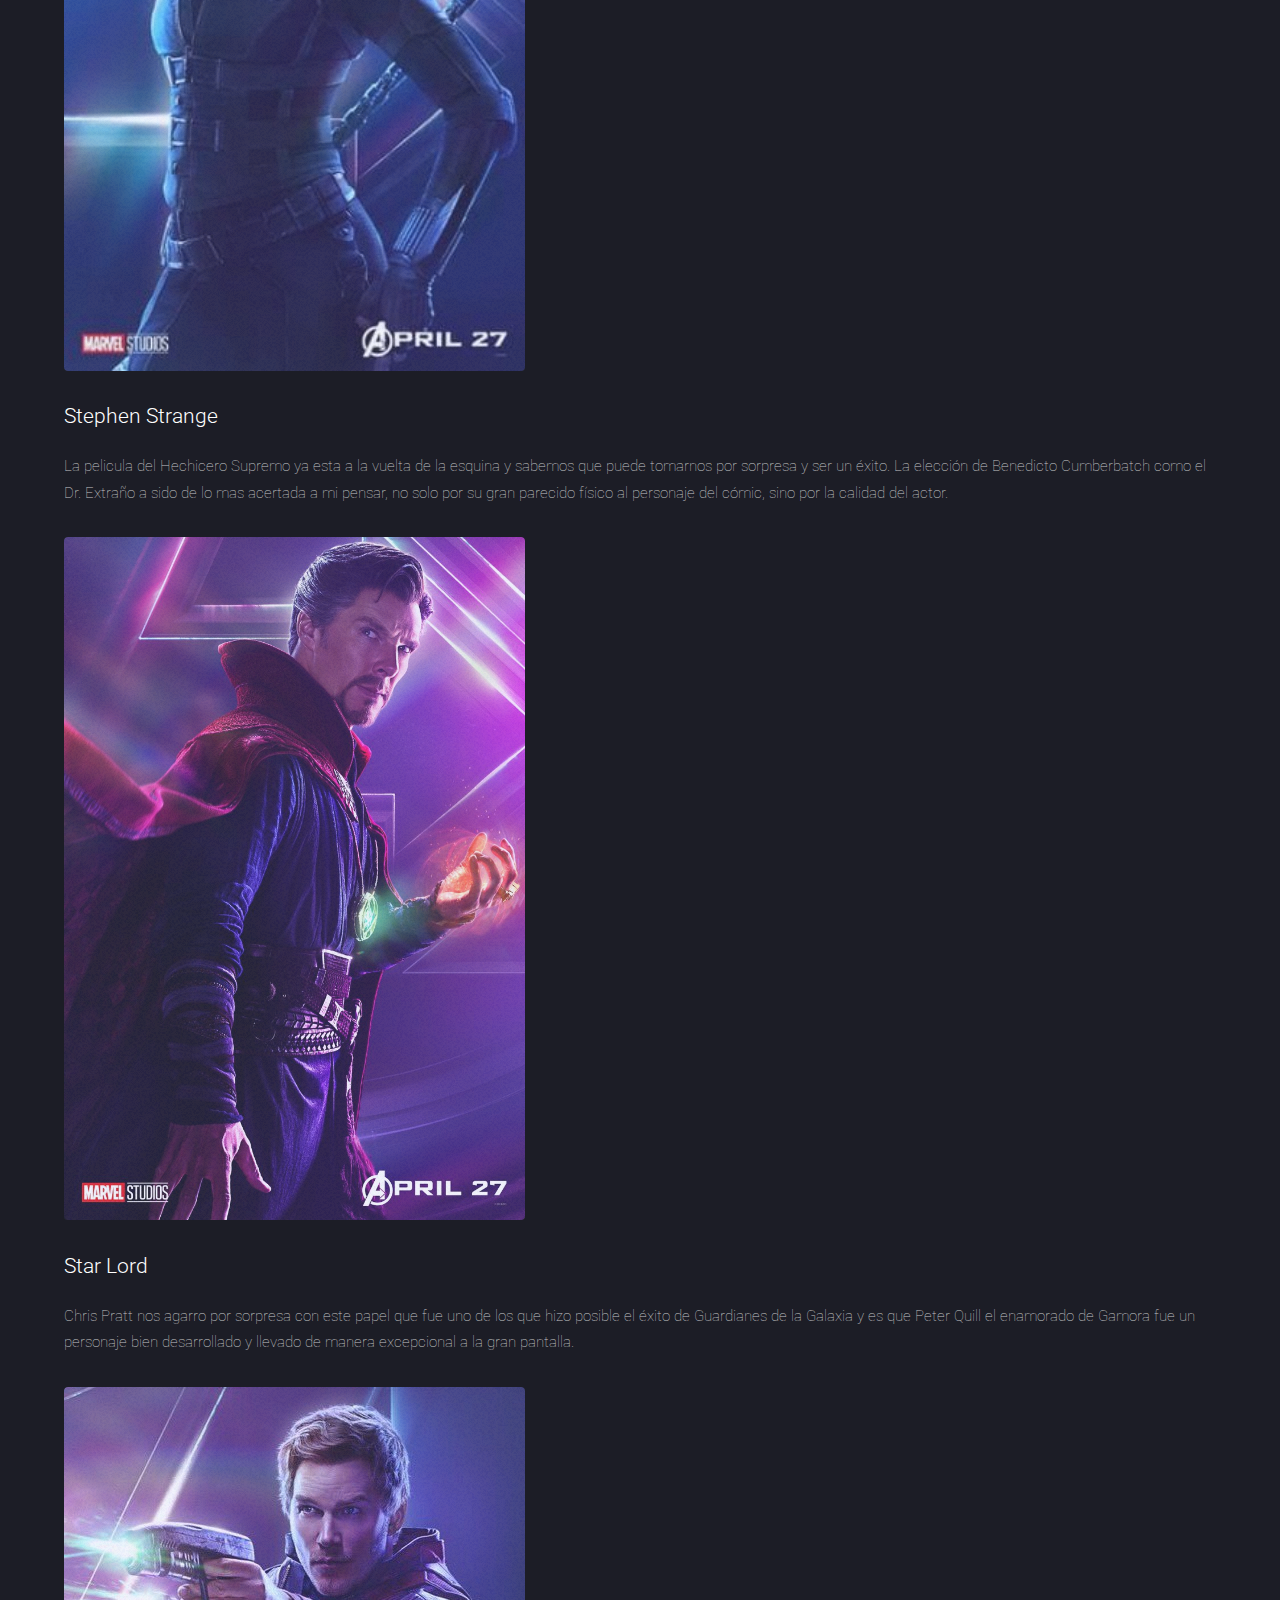
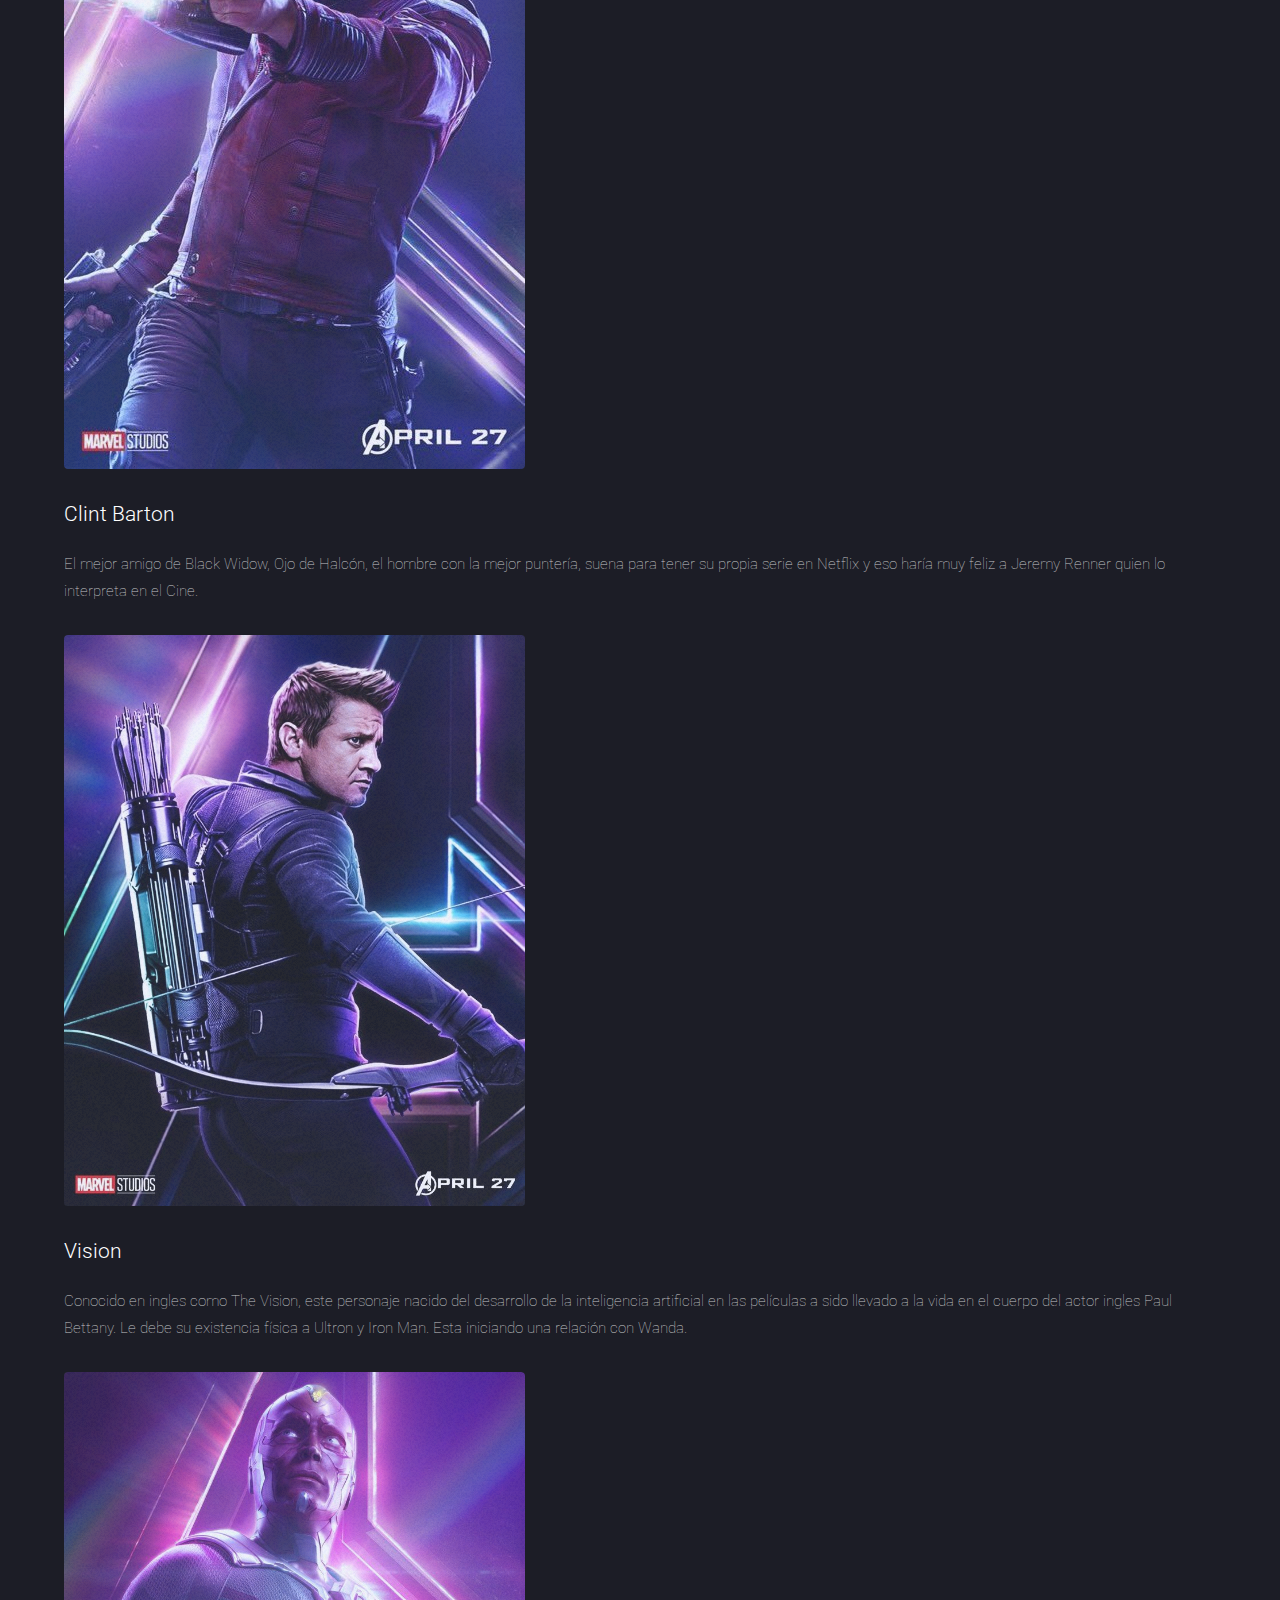
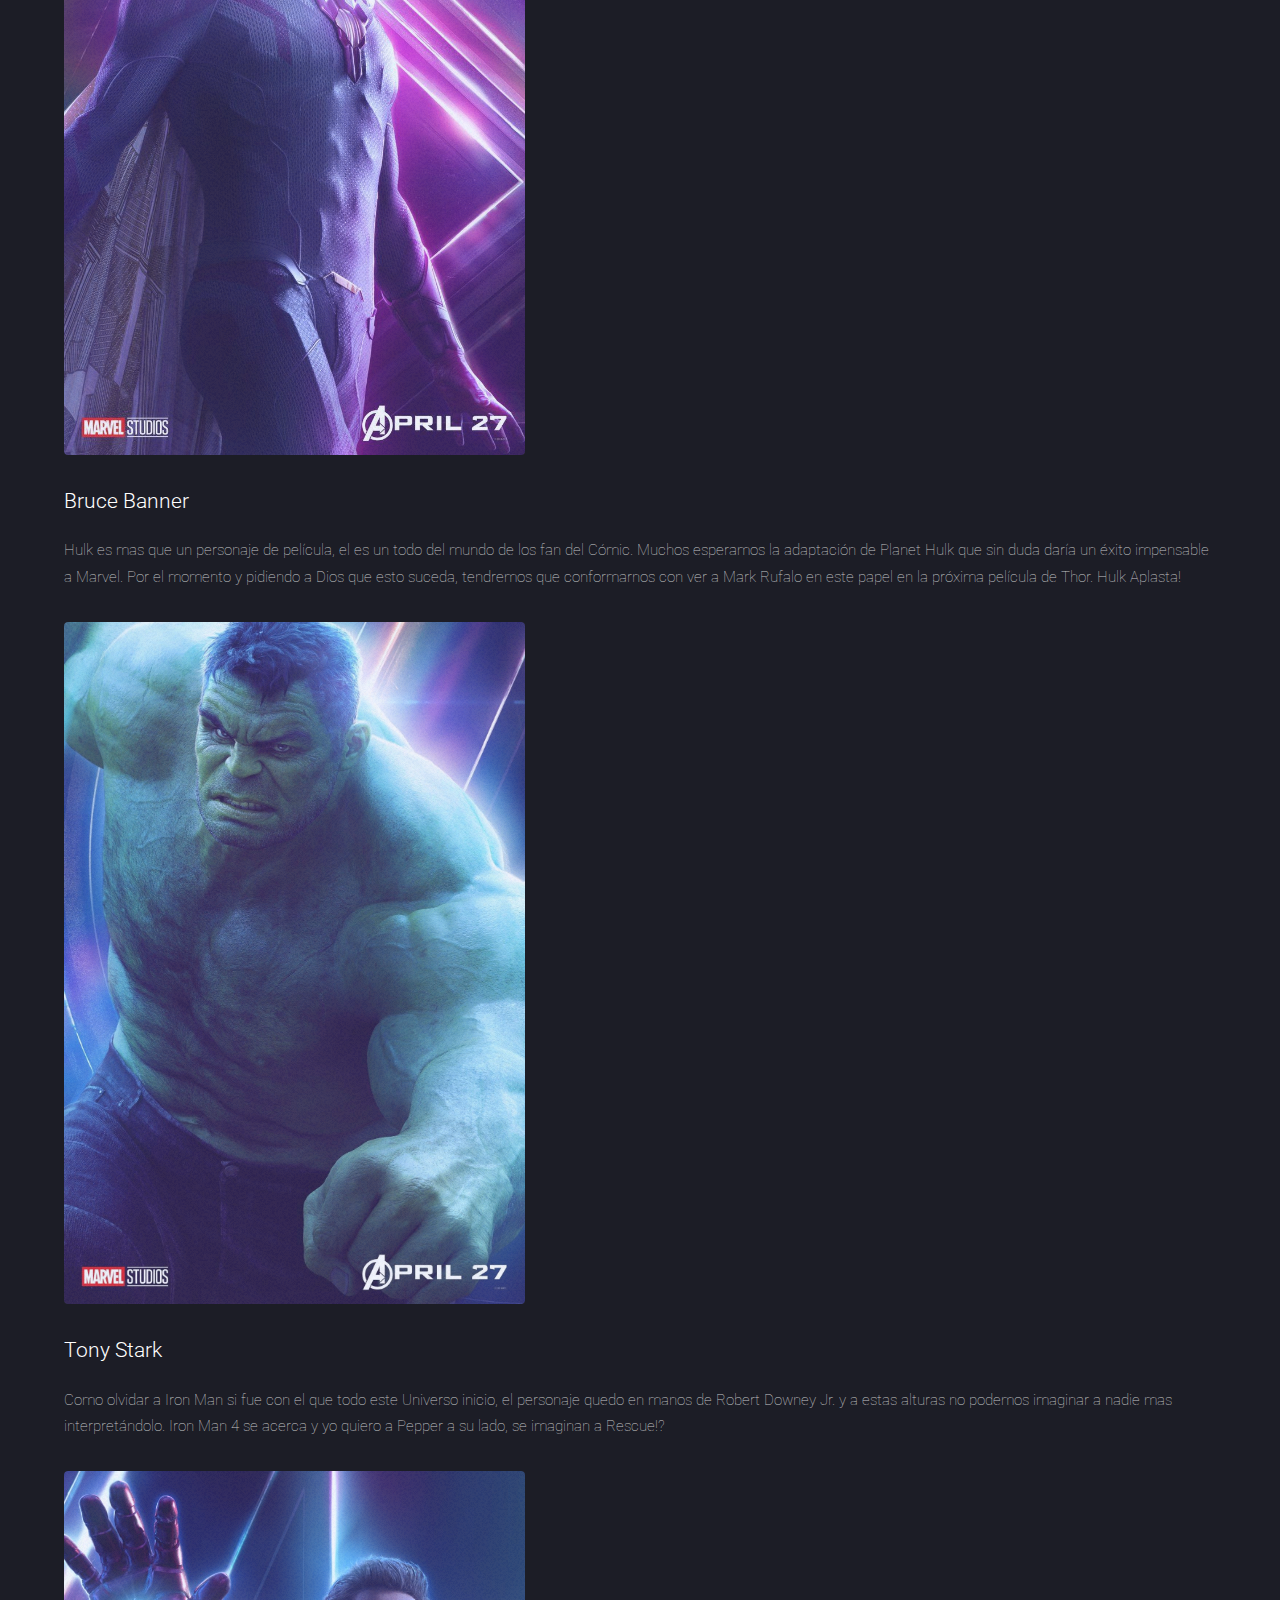
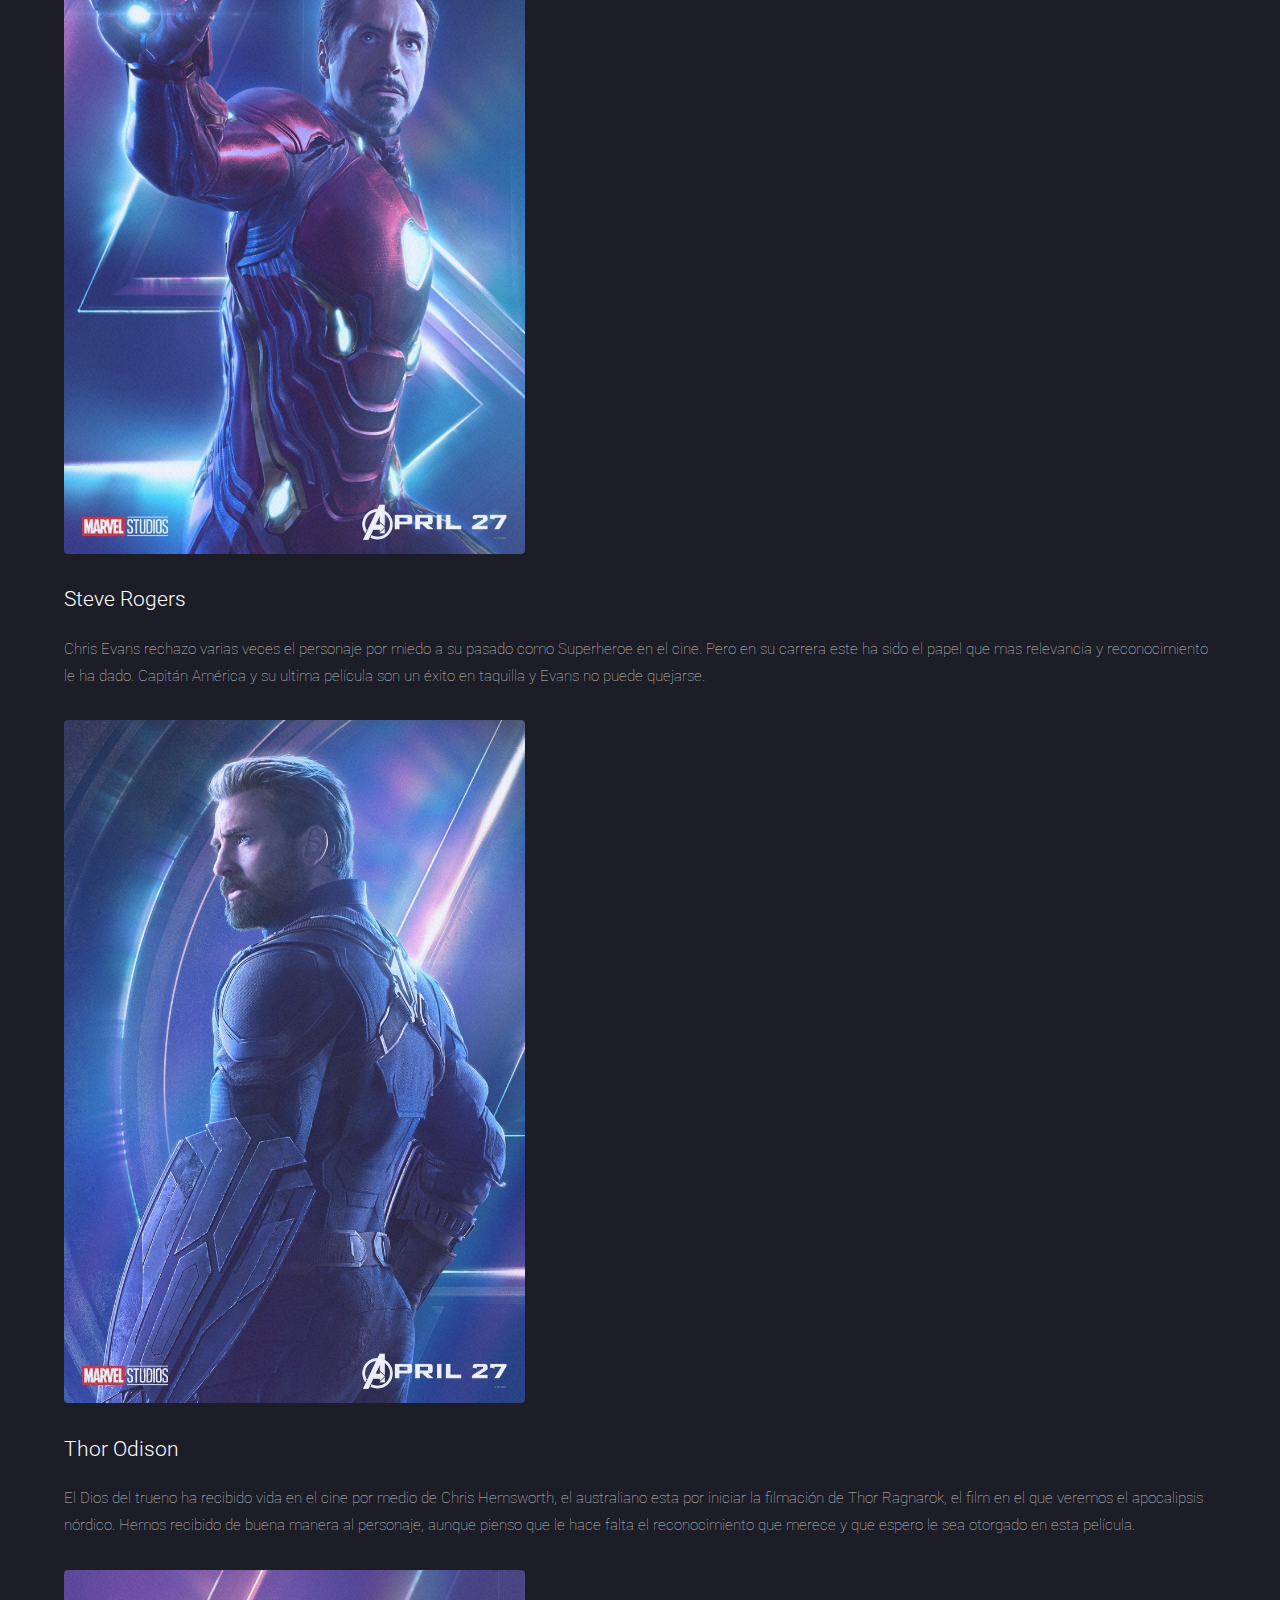
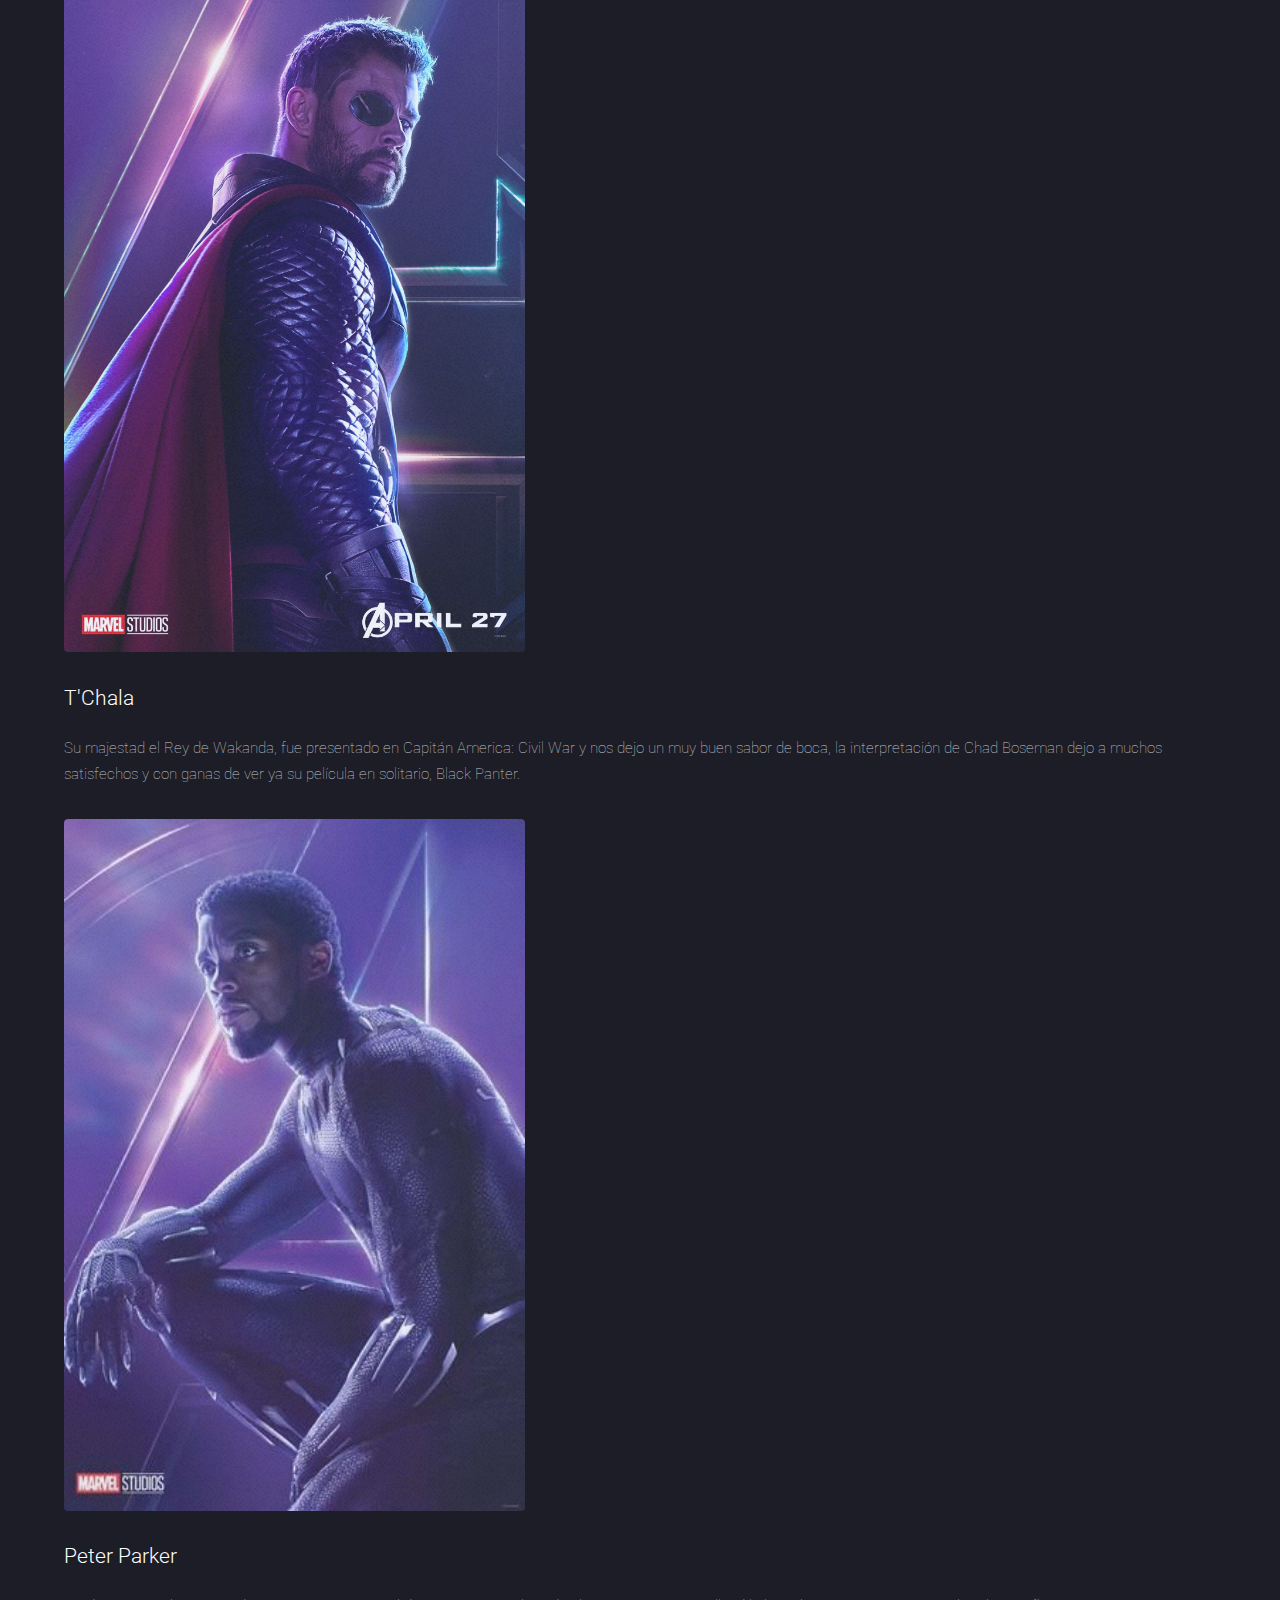
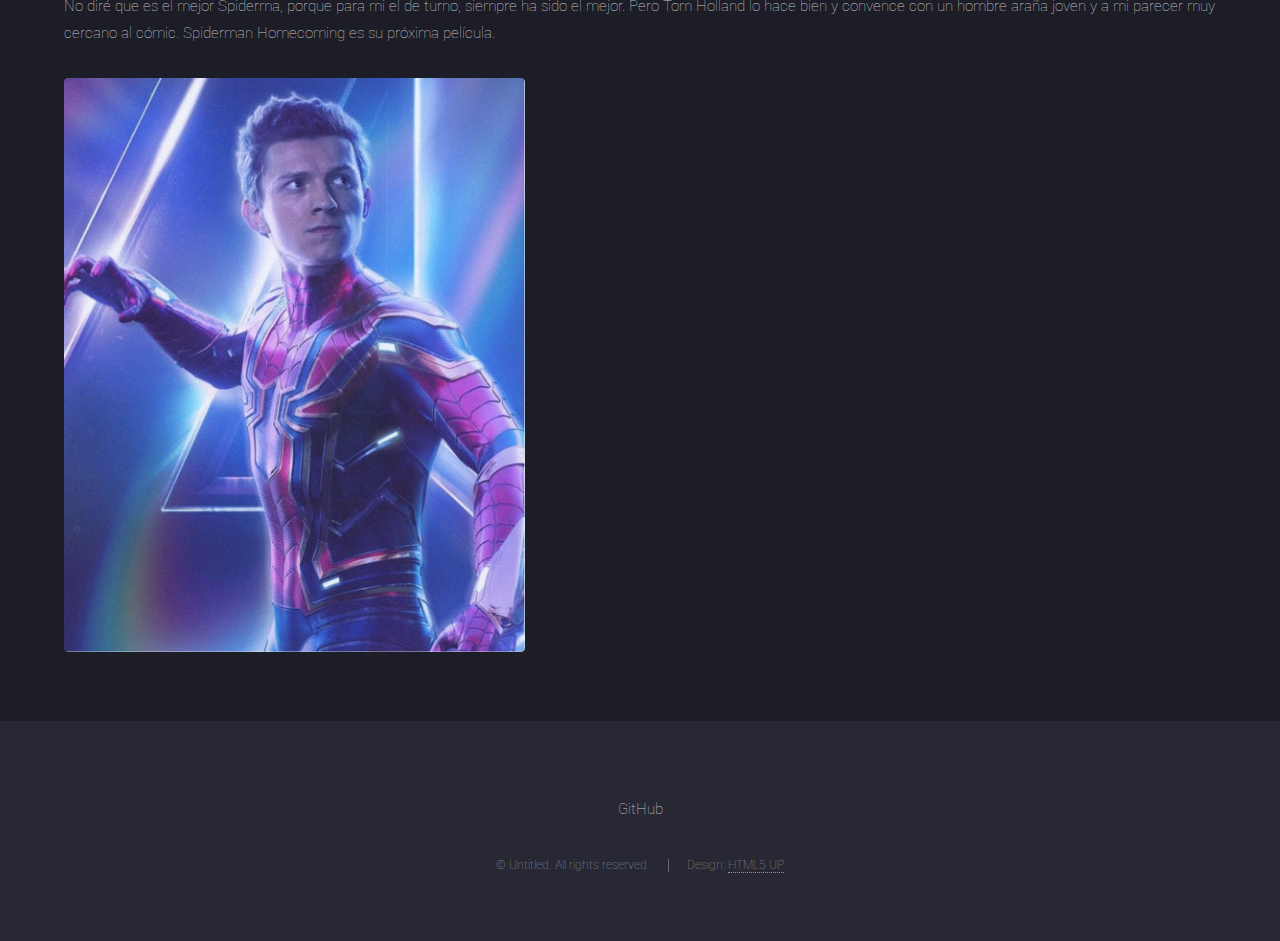
<file: Superheroes.html>
<!DOCTYPE HTML>
<!--
	Landed by HTML5 UP
	html5up.net | @ajlkn
	Free for personal and commercial use under the CCA 3.0 license (html5up.net/license)
-->
<html>
	<head>
		<title>Marvel.info_Alejandro.Morales</title>
		<link rel="shortcut icon" type="image/png" href="images/favicon.png"/>
		<meta charset="utf-8" />
		<meta name="viewport" content="width=device-width, initial-scale=1, user-scalable=no" />
		<link rel="stylesheet" href="assets/css/main.css" />
		<noscript><link rel="stylesheet" href="assets/css/noscript.css" /></noscript>
	</head>
	<body class="is-preload">
		<div id="page-wrapper">

			<!-- Header -->
			<header id="header">
				<h1 id="logo"><a href="index.html">Marvel</a></h1>
				<nav id="nav">
					<ul>
						<li><a href="index.html">Inicio</a></li>
						<li>
							<a href="#">Fases</a>
							<ul>
								<li><a href="Fase1.html">Fase 1</a></li>
								<li><a href="Fase2.html">Fase 2</a></li>
								<li><a href="Fase3.html">Fase 3</a></li>
								<li>
									<a href="#">Fases sin anunciar</a>
									<ul>
										<li><a href="Fase4.html">Fase 4</a></li>
									</ul>
								</li>
							</ul>
						</li>
						<li><a href="Superheroes.html">Superheroes</a></li>
						<li><a href="Formulario.html" class="button primary">Formulario</a></li>
					</ul>
				</nav>
			</header>

			<!-- Main -->
				<div id="main" class="wrapper style1">
					<div class="container">
						<header class="major">
							<h2>Superheroes</h2>
							<p>Te mostramos algunos de los personajes mas importantes del UCM</p>
						</header>
							<div class="col-8 col-12-medium imp-medium">

								<!-- Content -->
									<section id="content">
										<h3>Wanda Maximoff</h3>
										<p>Interpretada por la preciosa Elizabeth Olsen, la Bruja Escarlata ha sido un personaje en mi parecer, traído al cine de la mejor manera. Hermana de Quicksilver e interés amoroso de Visión.</p>
										<a href="#" class="image fit"><img src="images/heroe1.jpg" alt="" /></a>

										<h3>Natasha Romanoff</h3>
										<p>Scarleth Johansson se hizo dueña de este papel desde el primer momento. Black Widow, un personaje para el que exigimos una película en solitario.</p>
										<a href="#" class="image fit"><img src="images/heroe2.jpg" alt="" /></a>

										<h3>Stephen Strange</h3>
										<p>La pelicula del Hechicero Supremo ya esta a la vuelta de la esquina y sabemos que puede tomarnos por sorpresa y ser un éxito. La elección de Benedicto Cumberbatch como el Dr. Extraño a sido de lo mas acertada a mi pensar, no solo por su gran parecido físico al personaje del cómic, sino por la calidad del actor.</p>
										<a href="#" class="image fit"><img src="images/heroe3.jpg" alt="" /></a>

										<h3>Star Lord</h3>
										<p>Chris Pratt nos agarro por sorpresa con este papel que fue uno de los que hizo posible el éxito de Guardianes de la Galaxia y es que Peter Quill el enamorado de Gamora fue un personaje bien desarrollado y llevado de manera excepcional a la gran pantalla.</p>
										<a href="#" class="image fit"><img src="images/heroe4.jpeg" alt="" /></a>

										<h3>Clint Barton</h3>
										<p>El mejor amigo de Black Widow, Ojo de Halcón, el hombre con la mejor puntería, suena para tener su propia serie en Netflix y eso haría muy feliz a Jeremy Renner quien lo interpreta en el Cine.</p>
										<a href="#" class="image fit"><img src="images/heroe5.jpg" alt="" /></a>

										<h3>Vision</h3>
										<p>Conocido en ingles como The Vision, este personaje nacido del desarrollo de la inteligencia artificial en las películas a sido llevado a la vida en el cuerpo del actor ingles Paul Bettany. Le debe su existencia física a Ultron y Iron Man. Esta iniciando una relación con Wanda.</p>
										<a href="#" class="image fit"><img src="images/heroe6.jpeg" alt="" /></a>

										<h3>Bruce Banner</h3>
										<p>Hulk es mas que un personaje de película, el es un todo del mundo de los fan del Cómic. Muchos esperamos la adaptación de Planet Hulk que sin duda daría un éxito impensable a Marvel. Por el momento y pidiendo a Dios que esto suceda, tendremos que conformarnos con ver a Mark Rufalo en este papel en la próxima película de Thor. Hulk Aplasta!</p>
										<a href="#" class="image fit"><img src="images/heroe7.jpg" alt="" /></a>

										<h3>Tony Stark</h3>
										<p>Como olvidar a Iron Man si fue con el que todo este Universo inicio, el personaje quedo en manos de Robert Downey Jr. y a estas alturas no podemos imaginar a nadie mas interpretándolo. Iron Man 4 se acerca y yo quiero a Pepper a su lado, se imaginan a Rescue!?</p>
										<a href="#" class="image fit"><img src="images/heroe8.jpg" alt="" /></a>

										<h3>Steve Rogers</h3>
										<p>Chris Evans rechazo varias veces el personaje por miedo a su pasado como Superheroe en el cine. Pero en su carrera este ha sido el papel que mas relevancia y reconocimiento le ha dado. Capitán América y su ultima película son un éxito en taquilla y Evans no puede quejarse.</p>
										<a href="#" class="image fit"><img src="images/heroe9.jpeg" alt="" /></a>

										<h3>Thor Odison</h3>
										<p>El Dios del trueno ha recibido vida en el cine por medio de Chris Hemsworth, el australiano esta por iniciar la filmación de Thor Ragnarok, el film en el que veremos el apocalipsis nórdico. Hemos recibido de buena manera al personaje, aunque pienso que le hace falta el reconocimiento que merece y que espero le sea otorgado en esta película.</p>
										<a href="#" class="image fit"><img src="images/heroe10.jpg" alt="" /></a>

										<h3>T'Chala</h3>
										<p>Su majestad el Rey de Wakanda, fue presentado en Capitán America: Civil War y nos dejo un muy buen sabor de boca, la interpretación de Chad Boseman dejo a muchos satisfechos y con ganas de ver ya su película en solitario, Black Panter.</p>
										<a href="#" class="image fit"><img src="images/heroe11.jpg" alt="" /></a>

										<h3>Peter Parker</h3>
										<p>No diré que es el mejor Spiderma, porque para mi el de turno, siempre ha sido el mejor. Pero Tom Holland lo hace bien y convence con un hombre araña joven y a mi parecer muy cercano al cómic. Spiderman Homecoming es su próxima película.</p>
										<a href="#" class="image fit"><img src="images/heroe12.jpg" alt="" /></a>
									</section>
							</div>
						</div>
					</div>


			<!-- Footer -->
				<footer id="footer">
					<ul class="icons">
						<li><span class="label">GitHub</span></a></li>
					</ul>
					<ul class="copyright">
						<li>&copy; Untitled. All rights reserved.</li><li>Design: <a href="http://html5up.net">HTML5 UP</a></li>
					</ul>
				</footer>

		</div>

		<!-- Scripts -->
			<script src="assets/js/jquery.min.js"></script>
			<script src="assets/js/jquery.scrolly.min.js"></script>
			<script src="assets/js/jquery.dropotron.min.js"></script>
			<script src="assets/js/jquery.scrollex.min.js"></script>
			<script src="assets/js/browser.min.js"></script>
			<script src="assets/js/breakpoints.min.js"></script>
			<script src="assets/js/util.js"></script>
			<script src="assets/js/main.js"></script>

	</body>
</html>
</file>
<file: assets/css/noscript.css>
/*
	Landed by HTML5 UP
	html5up.net | @ajlkn
	Free for personal and commercial use under the CCA 3.0 license (html5up.net/license)
*/

/* Loader */

	body.landing.is-preload:before {
		display: none;
	}

	body.landing.is-preload:after {
		display: none;
	}
</file>
<file: assets/css/main.css>
@import url("font-awesome.min.css");
@import url("https://fonts.googleapis.com/css?family=Roboto:100,300,100italic,300italic");

/*
	Landed by HTML5 UP
	html5up.net | @ajlkn
	Free for personal and commercial use under the CCA 3.0 license (html5up.net/license)
*/

html, body, div, span, applet, object,
iframe, h1, h2, h3, h4, h5, h6, p, blockquote,
pre, a, abbr, acronym, address, big, cite,
code, del, dfn, em, img, ins, kbd, q, s, samp,
small, strike, strong, sub, sup, tt, var, b,
u, i, center, dl, dt, dd, ol, ul, li, fieldset,
form, label, legend, table, caption, tbody,
tfoot, thead, tr, th, td, article, aside,
canvas, details, embed, figure, figcaption,
footer, header, hgroup, menu, nav, output, ruby,
section, summary, time, mark, audio, video {
	margin: 0;
	padding: 0;
	border: 0;
	font-size: 100%;
	font: inherit;
	vertical-align: baseline;}

article, aside, details, figcaption, figure,
footer, header, hgroup, menu, nav, section {
	display: block;}

body {
	line-height: 1;
}

ol, ul {
	list-style: none;
}

blockquote, q {
	quotes: none;
}

	blockquote:before, blockquote:after, q:before, q:after {
		content: '';
		content: none;
	}

table {
	border-collapse: collapse;
	border-spacing: 0;
}

body {
	-webkit-text-size-adjust: none;
}

mark {
	background-color: transparent;
	color: inherit;
}

input::-moz-focus-inner {
	border: 0;
	padding: 0;
}

input, select, textarea {
	-moz-appearance: none;
	-webkit-appearance: none;
	-ms-appearance: none;
}

/* Basic */

	html {
		box-sizing: border-box;
	}

	*, *:before, *:after {
		box-sizing: inherit;
	}

	html, body {
		background: #1c1d26;
	}

	body.is-preload *, body.is-preload *:before, body.is-preload *:after {
		-moz-animation: none !important;
		-webkit-animation: none !important;
		-ms-animation: none !important;
		animation: none !important;
		-moz-transition: none !important;
		-webkit-transition: none !important;
		-ms-transition: none !important;
		transition: none !important;
	}

	body, input, select, textarea {
		color: rgba(255, 255, 255, 0.75);
		font-family: "Roboto", Helvetica, sans-serif;
		font-size: 15pt;
		font-weight: 100;
		line-height: 1.75em;
	}

	a {
		-moz-transition: border-color 0.2s ease-in-out, color 0.2s ease-in-out;
		-webkit-transition: border-color 0.2s ease-in-out, color 0.2s ease-in-out;
		-ms-transition: border-color 0.2s ease-in-out, color 0.2s ease-in-out;
		transition: border-color 0.2s ease-in-out, color 0.2s ease-in-out;
		border-bottom: dotted 1px;
		color: #e44c65;
		text-decoration: none;
	}

		a:hover {
			color: #e44c65 !important;
			border-bottom-color: transparent;
		}

	strong, b {
		color: #ffffff;
		font-weight: 300;
	}

	em, i {
		font-style: italic;
	}

	p {
		margin: 0 0 2em 0;
	}

	h1, h2, h3, h4, h5, h6 {
		color: #ffffff;
		font-weight: 300;
		line-height: 1em;
		margin: 0 0 1em 0;
	}

		h1 a, h2 a, h3 a, h4 a, h5 a, h6 a {
			color: inherit;
			border: 0;
		}

	h2 {
		font-size: 2em;
		line-height: 1.5em;
		letter-spacing: -0.025em;
	}

	h3 {
		font-size: 1.35em;
		line-height: 1.5em;
	}

	h4 {
		font-size: 1.1em;
		line-height: 1.5em;
	}

	h5 {
		font-size: 0.9em;
		line-height: 1.5em;
	}

	h6 {
		font-size: 0.7em;
		line-height: 1.5em;
	}

	sub {
		font-size: 0.8em;
		position: relative;
		top: 0.5em;
	}

	sup {
		font-size: 0.8em;
		position: relative;
		top: -0.5em;
	}

	hr {
		border: 0;
		border-bottom: solid 1px rgba(255, 255, 255, 0.3);
		margin: 3em 0;
	}

		hr.major {
			margin: 4em 0;
		}

	blockquote {
		border-left: solid 4px rgba(255, 255, 255, 0.3);
		font-style: italic;
		margin: 0 0 2em 0;
		padding: 0.5em 0 0.5em 2em;
	}

	code {
		background: rgba(255, 255, 255, 0.075);
		border-radius: 4px;
		font-family: "Courier New", monospace;
		font-size: 0.9em;
		margin: 0 0.25em;
		padding: 0.25em 0.65em;
	}

	pre {
		-webkit-overflow-scrolling: touch;
		font-family: "Courier New", monospace;
		font-size: 0.9em;
		margin: 0 0 2em 0;
	}

		pre code {
			display: block;
			line-height: 1.75em;
			padding: 1em 1.5em;
			overflow-x: auto;
		}

	.align-left {
		text-align: left;
	}

	.align-center {
		text-align: center;
	}

	.align-right {
		text-align: right;
	}

/* Loader */

	@-moz-keyframes spinner-show {
		0% {
			opacity: 0;
		}

		100% {
			opacity: 1;
		}
	}

	@-webkit-keyframes spinner-show {
		0% {
			opacity: 0;
		}

		100% {
			opacity: 1;
		}
	}

	@-ms-keyframes spinner-show {
		0% {
			opacity: 0;
		}

		100% {
			opacity: 1;
		}
	}

	@keyframes spinner-show {
		0% {
			opacity: 0;
		}

		100% {
			opacity: 1;
		}
	}

	@-moz-keyframes spinner-hide {
		0% {
			color: rgba(255, 255, 255, 0.15);
			z-index: 100001;
			-moz-transform: scale(1) rotate(0deg);
			-webkit-transform: scale(1) rotate(0deg);
			-ms-transform: scale(1) rotate(0deg);
			transform: scale(1) rotate(0deg);
		}

		99% {
			color: #1c1d26;
			z-index: 100001;
			-moz-transform: scale(0.5) rotate(360deg);
			-webkit-transform: scale(0.5) rotate(360deg);
			-ms-transform: scale(0.5) rotate(360deg);
			transform: scale(0.5) rotate(360deg);
		}

		100% {
			color: #1c1d26;
			z-index: -1;
			-moz-transform: scale(0.5) rotate(360deg);
			-webkit-transform: scale(0.5) rotate(360deg);
			-ms-transform: scale(0.5) rotate(360deg);
			transform: scale(0.5) rotate(360deg);
		}
	}

	@-webkit-keyframes spinner-hide {
		0% {
			color: rgba(255, 255, 255, 0.15);
			z-index: 100001;
			-moz-transform: scale(1) rotate(0deg);
			-webkit-transform: scale(1) rotate(0deg);
			-ms-transform: scale(1) rotate(0deg);
			transform: scale(1) rotate(0deg);
		}

		99% {
			color: #1c1d26;
			z-index: 100001;
			-moz-transform: scale(0.5) rotate(360deg);
			-webkit-transform: scale(0.5) rotate(360deg);
			-ms-transform: scale(0.5) rotate(360deg);
			transform: scale(0.5) rotate(360deg);
		}

		100% {
			color: #1c1d26;
			z-index: -1;
			-moz-transform: scale(0.5) rotate(360deg);
			-webkit-transform: scale(0.5) rotate(360deg);
			-ms-transform: scale(0.5) rotate(360deg);
			transform: scale(0.5) rotate(360deg);
		}
	}

	@-ms-keyframes spinner-hide {
		0% {
			color: rgba(255, 255, 255, 0.15);
			z-index: 100001;
			-moz-transform: scale(1) rotate(0deg);
			-webkit-transform: scale(1) rotate(0deg);
			-ms-transform: scale(1) rotate(0deg);
			transform: scale(1) rotate(0deg);
		}

		99% {
			color: #1c1d26;
			z-index: 100001;
			-moz-transform: scale(0.5) rotate(360deg);
			-webkit-transform: scale(0.5) rotate(360deg);
			-ms-transform: scale(0.5) rotate(360deg);
			transform: scale(0.5) rotate(360deg);
		}

		100% {
			color: #1c1d26;
			z-index: -1;
			-moz-transform: scale(0.5) rotate(360deg);
			-webkit-transform: scale(0.5) rotate(360deg);
			-ms-transform: scale(0.5) rotate(360deg);
			transform: scale(0.5) rotate(360deg);
		}
	}

	@keyframes spinner-hide {
		0% {
			color: rgba(255, 255, 255, 0.15);
			z-index: 100001;
			-moz-transform: scale(1) rotate(0deg);
			-webkit-transform: scale(1) rotate(0deg);
			-ms-transform: scale(1) rotate(0deg);
			transform: scale(1) rotate(0deg);
		}

		99% {
			color: #1c1d26;
			z-index: 100001;
			-moz-transform: scale(0.5) rotate(360deg);
			-webkit-transform: scale(0.5) rotate(360deg);
			-ms-transform: scale(0.5) rotate(360deg);
			transform: scale(0.5) rotate(360deg);
		}

		100% {
			color: #1c1d26;
			z-index: -1;
			-moz-transform: scale(0.5) rotate(360deg);
			-webkit-transform: scale(0.5) rotate(360deg);
			-ms-transform: scale(0.5) rotate(360deg);
			transform: scale(0.5) rotate(360deg);
		}
	}

	@-moz-keyframes spinner-rotate {
		0% {
			-moz-transform: scale(1) rotate(0deg);
			-webkit-transform: scale(1) rotate(0deg);
			-ms-transform: scale(1) rotate(0deg);
			transform: scale(1) rotate(0deg);
		}

		100% {
			-moz-transform: scale(1) rotate(360deg);
			-webkit-transform: scale(1) rotate(360deg);
			-ms-transform: scale(1) rotate(360deg);
			transform: scale(1) rotate(360deg);
		}
	}

	@-webkit-keyframes spinner-rotate {
		0% {
			-moz-transform: scale(1) rotate(0deg);
			-webkit-transform: scale(1) rotate(0deg);
			-ms-transform: scale(1) rotate(0deg);
			transform: scale(1) rotate(0deg);
		}

		100% {
			-moz-transform: scale(1) rotate(360deg);
			-webkit-transform: scale(1) rotate(360deg);
			-ms-transform: scale(1) rotate(360deg);
			transform: scale(1) rotate(360deg);
		}
	}

	@-ms-keyframes spinner-rotate {
		0% {
			-moz-transform: scale(1) rotate(0deg);
			-webkit-transform: scale(1) rotate(0deg);
			-ms-transform: scale(1) rotate(0deg);
			transform: scale(1) rotate(0deg);
		}

		100% {
			-moz-transform: scale(1) rotate(360deg);
			-webkit-transform: scale(1) rotate(360deg);
			-ms-transform: scale(1) rotate(360deg);
			transform: scale(1) rotate(360deg);
		}
	}

	@keyframes spinner-rotate {
		0% {
			-moz-transform: scale(1) rotate(0deg);
			-webkit-transform: scale(1) rotate(0deg);
			-ms-transform: scale(1) rotate(0deg);
			transform: scale(1) rotate(0deg);
		}

		100% {
			-moz-transform: scale(1) rotate(360deg);
			-webkit-transform: scale(1) rotate(360deg);
			-ms-transform: scale(1) rotate(360deg);
			transform: scale(1) rotate(360deg);
		}
	}

	@-moz-keyframes overlay-hide {
		0% {
			opacity: 1;
			z-index: 100000;
		}

		15% {
			opacity: 1;
			z-index: 100000;
		}

		99% {
			opacity: 0;
			z-index: 100000;
		}

		100% {
			opacity: 0;
			z-index: -1;
		}
	}

	@-webkit-keyframes overlay-hide {
		0% {
			opacity: 1;
			z-index: 100000;
		}

		15% {
			opacity: 1;
			z-index: 100000;
		}

		99% {
			opacity: 0;
			z-index: 100000;
		}

		100% {
			opacity: 0;
			z-index: -1;
		}
	}

	@-ms-keyframes overlay-hide {
		0% {
			opacity: 1;
			z-index: 100000;
		}

		15% {
			opacity: 1;
			z-index: 100000;
		}

		99% {
			opacity: 0;
			z-index: 100000;
		}

		100% {
			opacity: 0;
			z-index: -1;
		}
	}

	@keyframes overlay-hide {
		0% {
			opacity: 1;
			z-index: 100000;
		}

		15% {
			opacity: 1;
			z-index: 100000;
		}

		99% {
			opacity: 0;
			z-index: 100000;
		}

		100% {
			opacity: 0;
			z-index: -1;
		}
	}

	body.landing {
		text-decoration: none;
	}

		body.landing:before {
			-moz-osx-font-smoothing: grayscale;
			-webkit-font-smoothing: antialiased;
			font-family: FontAwesome;
			font-style: normal;
			font-weight: normal;
			text-transform: none !important;
		}

		body.landing:before {
			-moz-animation: spinner-show 1.5s 1 0.25s ease forwards, spinner-hide 0.25s ease-in-out forwards !important;
			-webkit-animation: spinner-show 1.5s 1 0.25s ease forwards, spinner-hide 0.25s ease-in-out forwards !important;
			-ms-animation: spinner-show 1.5s 1 0.25s ease forwards, spinner-hide 0.25s ease-in-out forwards !important;
			animation: spinner-show 1.5s 1 0.25s ease forwards, spinner-hide 0.25s ease-in-out forwards !important;
			-moz-transform-origin: 50% 50%;
			-webkit-transform-origin: 50% 50%;
			-ms-transform-origin: 50% 50%;
			transform-origin: 50% 50%;
			color: rgba(255, 255, 255, 0.15);
			content: '\f1ce';
			cursor: default;
			display: block;
			font-size: 2em;
			height: 2em;
			left: 50%;
			line-height: 2em;
			margin: -1em 0 0 -1em;
			opacity: 0;
			position: fixed;
			text-align: center;
			top: 50%;
			width: 2em;
			z-index: -1;
		}

		body.landing:after {
			-moz-animation: overlay-hide 1.5s ease-in forwards !important;
			-webkit-animation: overlay-hide 1.5s ease-in forwards !important;
			-ms-animation: overlay-hide 1.5s ease-in forwards !important;
			animation: overlay-hide 1.5s ease-in forwards !important;
			background: #1c1d26;
			content: '';
			display: block;
			height: 100%;
			left: 0;
			opacity: 0;
			position: fixed;
			top: 0;
			width: 100%;
			z-index: -1;
		}

		body.landing.is-preload:before {
			-moz-animation: spinner-show 1.5s 1 0.25s ease forwards, spinner-rotate 0.75s infinite linear !important;
			-webkit-animation: spinner-show 1.5s 1 0.25s ease forwards, spinner-rotate 0.75s infinite linear !important;
			-ms-animation: spinner-show 1.5s 1 0.25s ease forwards, spinner-rotate 0.75s infinite linear !important;
			animation: spinner-show 1.5s 1 0.25s ease forwards, spinner-rotate 0.75s infinite linear !important;
			z-index: 100001;
		}

		body.landing.is-preload:after {
			-moz-animation: none !important;
			-webkit-animation: none !important;
			-ms-animation: none !important;
			animation: none !important;
			opacity: 1;
			z-index: 100000;
		}

	@media (-webkit-min-device-pixel-ratio: 2) {

		body.landing:before {
			line-height: 2.025em;
		}

	}

/* Container */

	.container {
		margin: 0 auto;
		max-width: calc(100% - 4em);
		width: 70em;
	}

		.container.xsmall {
			width: 17.5em;
		}

		.container.small {
			width: 35em;
		}

		.container.medium {
			width: 52.5em;
		}

		.container.large {
			width: 87.5em;
		}

		.container.xlarge {
			width: 105em;
		}

		.container.max {
			width: 100%;
		}

		@media screen and (max-width: 1280px) {

			.container {
				width: 90%;
				max-width: 100%;
			}

		}

		@media screen and (max-width: 980px) {

			.container {
				width: 100% !important;
			}

		}

/* Row */

	.row {
		display: flex;
		flex-wrap: wrap;
		box-sizing: border-box;
		align-items: stretch;
	}

		.row > * {
			box-sizing: border-box;
		}

		.row.gtr-uniform > * > :last-child {
			margin-bottom: 0;
		}

		.row.aln-left {
			justify-content: flex-start;
		}

		.row.aln-center {
			justify-content: center;
		}

		.row.aln-right {
			justify-content: flex-end;
		}

		.row.aln-top {
			align-items: flex-start;
		}

		.row.aln-middle {
			align-items: center;
		}

		.row.aln-bottom {
			align-items: flex-end;
		}

		.row > .imp {
			order: -1;
		}

		.row > .col-1 {
			width: 8.3333333333%;
		}

		.row > .off-1 {
			margin-left: 8.3333333333%;
		}

		.row > .col-2 {
			width: 16.6666666667%;
		}

		.row > .off-2 {
			margin-left: 16.6666666667%;
		}

		.row > .col-3 {
			width: 25%;
		}

		.row > .off-3 {
			margin-left: 25%;
		}

		.row > .col-4 {
			width: 33.3333333333%;
		}

		.row > .off-4 {
			margin-left: 33.3333333333%;
		}

		.row > .col-5 {
			width: 41.6666666667%;
		}

		.row > .off-5 {
			margin-left: 41.6666666667%;
		}

		.row > .col-6 {
			width: 50%;
		}

		.row > .off-6 {
			margin-left: 50%;
		}

		.row > .col-7 {
			width: 58.3333333333%;
		}

		.row > .off-7 {
			margin-left: 58.3333333333%;
		}

		.row > .col-8 {
			width: 66.6666666667%;
		}

		.row > .off-8 {
			margin-left: 66.6666666667%;
		}

		.row > .col-9 {
			width: 75%;
		}

		.row > .off-9 {
			margin-left: 75%;
		}

		.row > .col-10 {
			width: 83.3333333333%;
		}

		.row > .off-10 {
			margin-left: 83.3333333333%;
		}

		.row > .col-11 {
			width: 91.6666666667%;
		}

		.row > .off-11 {
			margin-left: 91.6666666667%;
		}

		.row > .col-12 {
			width: 100%;
		}

		.row > .off-12 {
			margin-left: 100%;
		}

		.row.gtr-0 {
			margin-top: 0;
			margin-left: 0em;
		}

			.row.gtr-0 > * {
				padding: 0 0 0 0em;
			}

			.row.gtr-0.gtr-uniform {
				margin-top: 0em;
			}

				.row.gtr-0.gtr-uniform > * {
					padding-top: 0em;
				}

		.row.gtr-25 {
			margin-top: 0;
			margin-left: -0.625em;
		}

			.row.gtr-25 > * {
				padding: 0 0 0 0.625em;
			}

			.row.gtr-25.gtr-uniform {
				margin-top: -0.625em;
			}

				.row.gtr-25.gtr-uniform > * {
					padding-top: 0.625em;
				}

		.row.gtr-50 {
			margin-top: 0;
			margin-left: -1.25em;
		}

			.row.gtr-50 > * {
				padding: 0 0 0 1.25em;
			}

			.row.gtr-50.gtr-uniform {
				margin-top: -1.25em;
			}

				.row.gtr-50.gtr-uniform > * {
					padding-top: 1.25em;
				}

		.row {
			margin-top: 0;
			margin-left: -2.5em;
		}

			.row > * {
				padding: 0 0 0 2.5em;
			}

			.row.gtr-uniform {
				margin-top: -2.5em;
			}

				.row.gtr-uniform > * {
					padding-top: 2.5em;
				}

		.row.gtr-150 {
			margin-top: 0;
			margin-left: -3.75em;
		}

			.row.gtr-150 > * {
				padding: 0 0 0 3.75em;
			}

			.row.gtr-150.gtr-uniform {
				margin-top: -3.75em;
			}

				.row.gtr-150.gtr-uniform > * {
					padding-top: 3.75em;
				}

		.row.gtr-200 {
			margin-top: 0;
			margin-left: -5em;
		}

			.row.gtr-200 > * {
				padding: 0 0 0 5em;
			}

			.row.gtr-200.gtr-uniform {
				margin-top: -5em;
			}

				.row.gtr-200.gtr-uniform > * {
					padding-top: 5em;
				}

		@media screen and (max-width: 1680px) {

			.row {
				display: flex;
				flex-wrap: wrap;
				box-sizing: border-box;
				align-items: stretch;
			}

				.row > * {
					box-sizing: border-box;
				}

				.row.gtr-uniform > * > :last-child {
					margin-bottom: 0;
				}

				.row.aln-left {
					justify-content: flex-start;
				}

				.row.aln-center {
					justify-content: center;
				}

				.row.aln-right {
					justify-content: flex-end;
				}

				.row.aln-top {
					align-items: flex-start;
				}

				.row.aln-middle {
					align-items: center;
				}

				.row.aln-bottom {
					align-items: flex-end;
				}

				.row > .imp-xlarge {
					order: -1;
				}

				.row > .col-1-xlarge {
					width: 8.3333333333%;
				}

				.row > .off-1-xlarge {
					margin-left: 8.3333333333%;
				}

				.row > .col-2-xlarge {
					width: 16.6666666667%;
				}

				.row > .off-2-xlarge {
					margin-left: 16.6666666667%;
				}

				.row > .col-3-xlarge {
					width: 25%;
				}

				.row > .off-3-xlarge {
					margin-left: 25%;
				}

				.row > .col-4-xlarge {
					width: 33.3333333333%;
				}

				.row > .off-4-xlarge {
					margin-left: 33.3333333333%;
				}

				.row > .col-5-xlarge {
					width: 41.6666666667%;
				}

				.row > .off-5-xlarge {
					margin-left: 41.6666666667%;
				}

				.row > .col-6-xlarge {
					width: 50%;
				}

				.row > .off-6-xlarge {
					margin-left: 50%;
				}

				.row > .col-7-xlarge {
					width: 58.3333333333%;
				}

				.row > .off-7-xlarge {
					margin-left: 58.3333333333%;
				}

				.row > .col-8-xlarge {
					width: 66.6666666667%;
				}

				.row > .off-8-xlarge {
					margin-left: 66.6666666667%;
				}

				.row > .col-9-xlarge {
					width: 75%;
				}

				.row > .off-9-xlarge {
					margin-left: 75%;
				}

				.row > .col-10-xlarge {
					width: 83.3333333333%;
				}

				.row > .off-10-xlarge {
					margin-left: 83.3333333333%;
				}

				.row > .col-11-xlarge {
					width: 91.6666666667%;
				}

				.row > .off-11-xlarge {
					margin-left: 91.6666666667%;
				}

				.row > .col-12-xlarge {
					width: 100%;
				}

				.row > .off-12-xlarge {
					margin-left: 100%;
				}

				.row.gtr-0 {
					margin-top: 0;
					margin-left: 0em;
				}

					.row.gtr-0 > * {
						padding: 0 0 0 0em;
					}

					.row.gtr-0.gtr-uniform {
						margin-top: 0em;
					}

						.row.gtr-0.gtr-uniform > * {
							padding-top: 0em;
						}

				.row.gtr-25 {
					margin-top: 0;
					margin-left: -0.625em;
				}

					.row.gtr-25 > * {
						padding: 0 0 0 0.625em;
					}

					.row.gtr-25.gtr-uniform {
						margin-top: -0.625em;
					}

						.row.gtr-25.gtr-uniform > * {
							padding-top: 0.625em;
						}

				.row.gtr-50 {
					margin-top: 0;
					margin-left: -1.25em;
				}

					.row.gtr-50 > * {
						padding: 0 0 0 1.25em;
					}

					.row.gtr-50.gtr-uniform {
						margin-top: -1.25em;
					}

						.row.gtr-50.gtr-uniform > * {
							padding-top: 1.25em;
						}

				.row {
					margin-top: 0;
					margin-left: -2.5em;
				}

					.row > * {
						padding: 0 0 0 2.5em;
					}

					.row.gtr-uniform {
						margin-top: -2.5em;
					}

						.row.gtr-uniform > * {
							padding-top: 2.5em;
						}

				.row.gtr-150 {
					margin-top: 0;
					margin-left: -3.75em;
				}

					.row.gtr-150 > * {
						padding: 0 0 0 3.75em;
					}

					.row.gtr-150.gtr-uniform {
						margin-top: -3.75em;
					}

						.row.gtr-150.gtr-uniform > * {
							padding-top: 3.75em;
						}

				.row.gtr-200 {
					margin-top: 0;
					margin-left: -5em;
				}

					.row.gtr-200 > * {
						padding: 0 0 0 5em;
					}

					.row.gtr-200.gtr-uniform {
						margin-top: -5em;
					}

						.row.gtr-200.gtr-uniform > * {
							padding-top: 5em;
						}

		}

		@media screen and (max-width: 1280px) {

			.row {
				display: flex;
				flex-wrap: wrap;
				box-sizing: border-box;
				align-items: stretch;
			}

				.row > * {
					box-sizing: border-box;
				}

				.row.gtr-uniform > * > :last-child {
					margin-bottom: 0;
				}

				.row.aln-left {
					justify-content: flex-start;
				}

				.row.aln-center {
					justify-content: center;
				}

				.row.aln-right {
					justify-content: flex-end;
				}

				.row.aln-top {
					align-items: flex-start;
				}

				.row.aln-middle {
					align-items: center;
				}

				.row.aln-bottom {
					align-items: flex-end;
				}

				.row > .imp-large {
					order: -1;
				}

				.row > .col-1-large {
					width: 8.3333333333%;
				}

				.row > .off-1-large {
					margin-left: 8.3333333333%;
				}

				.row > .col-2-large {
					width: 16.6666666667%;
				}

				.row > .off-2-large {
					margin-left: 16.6666666667%;
				}

				.row > .col-3-large {
					width: 25%;
				}

				.row > .off-3-large {
					margin-left: 25%;
				}

				.row > .col-4-large {
					width: 33.3333333333%;
				}

				.row > .off-4-large {
					margin-left: 33.3333333333%;
				}

				.row > .col-5-large {
					width: 41.6666666667%;
				}

				.row > .off-5-large {
					margin-left: 41.6666666667%;
				}

				.row > .col-6-large {
					width: 50%;
				}

				.row > .off-6-large {
					margin-left: 50%;
				}

				.row > .col-7-large {
					width: 58.3333333333%;
				}

				.row > .off-7-large {
					margin-left: 58.3333333333%;
				}

				.row > .col-8-large {
					width: 66.6666666667%;
				}

				.row > .off-8-large {
					margin-left: 66.6666666667%;
				}

				.row > .col-9-large {
					width: 75%;
				}

				.row > .off-9-large {
					margin-left: 75%;
				}

				.row > .col-10-large {
					width: 83.3333333333%;
				}

				.row > .off-10-large {
					margin-left: 83.3333333333%;
				}

				.row > .col-11-large {
					width: 91.6666666667%;
				}

				.row > .off-11-large {
					margin-left: 91.6666666667%;
				}

				.row > .col-12-large {
					width: 100%;
				}

				.row > .off-12-large {
					margin-left: 100%;
				}

				.row.gtr-0 {
					margin-top: 0;
					margin-left: 0em;
				}

					.row.gtr-0 > * {
						padding: 0 0 0 0em;
					}

					.row.gtr-0.gtr-uniform {
						margin-top: 0em;
					}

						.row.gtr-0.gtr-uniform > * {
							padding-top: 0em;
						}

				.row.gtr-25 {
					margin-top: 0;
					margin-left: -0.625em;
				}

					.row.gtr-25 > * {
						padding: 0 0 0 0.625em;
					}

					.row.gtr-25.gtr-uniform {
						margin-top: -0.625em;
					}

						.row.gtr-25.gtr-uniform > * {
							padding-top: 0.625em;
						}

				.row.gtr-50 {
					margin-top: 0;
					margin-left: -1.25em;
				}

					.row.gtr-50 > * {
						padding: 0 0 0 1.25em;
					}

					.row.gtr-50.gtr-uniform {
						margin-top: -1.25em;
					}

						.row.gtr-50.gtr-uniform > * {
							padding-top: 1.25em;
						}

				.row {
					margin-top: 0;
					margin-left: -2.5em;
				}

					.row > * {
						padding: 0 0 0 2.5em;
					}

					.row.gtr-uniform {
						margin-top: -2.5em;
					}

						.row.gtr-uniform > * {
							padding-top: 2.5em;
						}

				.row.gtr-150 {
					margin-top: 0;
					margin-left: -3.75em;
				}

					.row.gtr-150 > * {
						padding: 0 0 0 3.75em;
					}

					.row.gtr-150.gtr-uniform {
						margin-top: -3.75em;
					}

						.row.gtr-150.gtr-uniform > * {
							padding-top: 3.75em;
						}

				.row.gtr-200 {
					margin-top: 0;
					margin-left: -5em;
				}

					.row.gtr-200 > * {
						padding: 0 0 0 5em;
					}

					.row.gtr-200.gtr-uniform {
						margin-top: -5em;
					}

						.row.gtr-200.gtr-uniform > * {
							padding-top: 5em;
						}

		}

		@media screen and (max-width: 980px) {

			.row {
				display: flex;
				flex-wrap: wrap;
				box-sizing: border-box;
				align-items: stretch;
			}

				.row > * {
					box-sizing: border-box;
				}

				.row.gtr-uniform > * > :last-child {
					margin-bottom: 0;
				}

				.row.aln-left {
					justify-content: flex-start;
				}

				.row.aln-center {
					justify-content: center;
				}

				.row.aln-right {
					justify-content: flex-end;
				}

				.row.aln-top {
					align-items: flex-start;
				}

				.row.aln-middle {
					align-items: center;
				}

				.row.aln-bottom {
					align-items: flex-end;
				}

				.row > .imp-medium {
					order: -1;
				}

				.row > .col-1-medium {
					width: 8.3333333333%;
				}

				.row > .off-1-medium {
					margin-left: 8.3333333333%;
				}

				.row > .col-2-medium {
					width: 16.6666666667%;
				}

				.row > .off-2-medium {
					margin-left: 16.6666666667%;
				}

				.row > .col-3-medium {
					width: 25%;
				}

				.row > .off-3-medium {
					margin-left: 25%;
				}

				.row > .col-4-medium {
					width: 33.3333333333%;
				}

				.row > .off-4-medium {
					margin-left: 33.3333333333%;
				}

				.row > .col-5-medium {
					width: 41.6666666667%;
				}

				.row > .off-5-medium {
					margin-left: 41.6666666667%;
				}

				.row > .col-6-medium {
					width: 50%;
				}

				.row > .off-6-medium {
					margin-left: 50%;
				}

				.row > .col-7-medium {
					width: 58.3333333333%;
				}

				.row > .off-7-medium {
					margin-left: 58.3333333333%;
				}

				.row > .col-8-medium {
					width: 66.6666666667%;
				}

				.row > .off-8-medium {
					margin-left: 66.6666666667%;
				}

				.row > .col-9-medium {
					width: 75%;
				}

				.row > .off-9-medium {
					margin-left: 75%;
				}

				.row > .col-10-medium {
					width: 83.3333333333%;
				}

				.row > .off-10-medium {
					margin-left: 83.3333333333%;
				}

				.row > .col-11-medium {
					width: 91.6666666667%;
				}

				.row > .off-11-medium {
					margin-left: 91.6666666667%;
				}

				.row > .col-12-medium {
					width: 100%;
				}

				.row > .off-12-medium {
					margin-left: 100%;
				}

				.row.gtr-0 {
					margin-top: 0;
					margin-left: 0em;
				}

					.row.gtr-0 > * {
						padding: 0 0 0 0em;
					}

					.row.gtr-0.gtr-uniform {
						margin-top: 0em;
					}

						.row.gtr-0.gtr-uniform > * {
							padding-top: 0em;
						}

				.row.gtr-25 {
					margin-top: 0;
					margin-left: -0.625em;
				}

					.row.gtr-25 > * {
						padding: 0 0 0 0.625em;
					}

					.row.gtr-25.gtr-uniform {
						margin-top: -0.625em;
					}

						.row.gtr-25.gtr-uniform > * {
							padding-top: 0.625em;
						}

				.row.gtr-50 {
					margin-top: 0;
					margin-left: -1.25em;
				}

					.row.gtr-50 > * {
						padding: 0 0 0 1.25em;
					}

					.row.gtr-50.gtr-uniform {
						margin-top: -1.25em;
					}

						.row.gtr-50.gtr-uniform > * {
							padding-top: 1.25em;
						}

				.row {
					margin-top: 0;
					margin-left: -2.5em;
				}

					.row > * {
						padding: 0 0 0 2.5em;
					}

					.row.gtr-uniform {
						margin-top: -2.5em;
					}

						.row.gtr-uniform > * {
							padding-top: 2.5em;
						}

				.row.gtr-150 {
					margin-top: 0;
					margin-left: -3.75em;
				}

					.row.gtr-150 > * {
						padding: 0 0 0 3.75em;
					}

					.row.gtr-150.gtr-uniform {
						margin-top: -3.75em;
					}

						.row.gtr-150.gtr-uniform > * {
							padding-top: 3.75em;
						}

				.row.gtr-200 {
					margin-top: 0;
					margin-left: -5em;
				}

					.row.gtr-200 > * {
						padding: 0 0 0 5em;
					}

					.row.gtr-200.gtr-uniform {
						margin-top: -5em;
					}

						.row.gtr-200.gtr-uniform > * {
							padding-top: 5em;
						}

		}

		@media screen and (max-width: 736px) {

			.row {
				display: flex;
				flex-wrap: wrap;
				box-sizing: border-box;
				align-items: stretch;
			}

				.row > * {
					box-sizing: border-box;
				}

				.row.gtr-uniform > * > :last-child {
					margin-bottom: 0;
				}

				.row.aln-left {
					justify-content: flex-start;
				}

				.row.aln-center {
					justify-content: center;
				}

				.row.aln-right {
					justify-content: flex-end;
				}

				.row.aln-top {
					align-items: flex-start;
				}

				.row.aln-middle {
					align-items: center;
				}

				.row.aln-bottom {
					align-items: flex-end;
				}

				.row > .imp-small {
					order: -1;
				}

				.row > .col-1-small {
					width: 8.3333333333%;
				}

				.row > .off-1-small {
					margin-left: 8.3333333333%;
				}

				.row > .col-2-small {
					width: 16.6666666667%;
				}

				.row > .off-2-small {
					margin-left: 16.6666666667%;
				}

				.row > .col-3-small {
					width: 25%;
				}

				.row > .off-3-small {
					margin-left: 25%;
				}

				.row > .col-4-small {
					width: 33.3333333333%;
				}

				.row > .off-4-small {
					margin-left: 33.3333333333%;
				}

				.row > .col-5-small {
					width: 41.6666666667%;
				}

				.row > .off-5-small {
					margin-left: 41.6666666667%;
				}

				.row > .col-6-small {
					width: 50%;
				}

				.row > .off-6-small {
					margin-left: 50%;
				}

				.row > .col-7-small {
					width: 58.3333333333%;
				}

				.row > .off-7-small {
					margin-left: 58.3333333333%;
				}

				.row > .col-8-small {
					width: 66.6666666667%;
				}

				.row > .off-8-small {
					margin-left: 66.6666666667%;
				}

				.row > .col-9-small {
					width: 75%;
				}

				.row > .off-9-small {
					margin-left: 75%;
				}

				.row > .col-10-small {
					width: 83.3333333333%;
				}

				.row > .off-10-small {
					margin-left: 83.3333333333%;
				}

				.row > .col-11-small {
					width: 91.6666666667%;
				}

				.row > .off-11-small {
					margin-left: 91.6666666667%;
				}

				.row > .col-12-small {
					width: 100%;
				}

				.row > .off-12-small {
					margin-left: 100%;
				}

				.row.gtr-0 {
					margin-top: 0;
					margin-left: 0em;
				}

					.row.gtr-0 > * {
						padding: 0 0 0 0em;
					}

					.row.gtr-0.gtr-uniform {
						margin-top: 0em;
					}

						.row.gtr-0.gtr-uniform > * {
							padding-top: 0em;
						}

				.row.gtr-25 {
					margin-top: 0;
					margin-left: -0.625em;
				}

					.row.gtr-25 > * {
						padding: 0 0 0 0.625em;
					}

					.row.gtr-25.gtr-uniform {
						margin-top: -0.625em;
					}

						.row.gtr-25.gtr-uniform > * {
							padding-top: 0.625em;
						}

				.row.gtr-50 {
					margin-top: 0;
					margin-left: -1.25em;
				}

					.row.gtr-50 > * {
						padding: 0 0 0 1.25em;
					}

					.row.gtr-50.gtr-uniform {
						margin-top: -1.25em;
					}

						.row.gtr-50.gtr-uniform > * {
							padding-top: 1.25em;
						}

				.row {
					margin-top: 0;
					margin-left: -2.5em;
				}

					.row > * {
						padding: 0 0 0 2.5em;
					}

					.row.gtr-uniform {
						margin-top: -2.5em;
					}

						.row.gtr-uniform > * {
							padding-top: 2.5em;
						}

				.row.gtr-150 {
					margin-top: 0;
					margin-left: -3.75em;
				}

					.row.gtr-150 > * {
						padding: 0 0 0 3.75em;
					}

					.row.gtr-150.gtr-uniform {
						margin-top: -3.75em;
					}

						.row.gtr-150.gtr-uniform > * {
							padding-top: 3.75em;
						}

				.row.gtr-200 {
					margin-top: 0;
					margin-left: -5em;
				}

					.row.gtr-200 > * {
						padding: 0 0 0 5em;
					}

					.row.gtr-200.gtr-uniform {
						margin-top: -5em;
					}

						.row.gtr-200.gtr-uniform > * {
							padding-top: 5em;
						}

		}

		@media screen and (max-width: 480px) {

			.row {
				display: flex;
				flex-wrap: wrap;
				box-sizing: border-box;
				align-items: stretch;
			}

				.row > * {
					box-sizing: border-box;
				}

				.row.gtr-uniform > * > :last-child {
					margin-bottom: 0;
				}

				.row.aln-left {
					justify-content: flex-start;
				}

				.row.aln-center {
					justify-content: center;
				}

				.row.aln-right {
					justify-content: flex-end;
				}

				.row.aln-top {
					align-items: flex-start;
				}

				.row.aln-middle {
					align-items: center;
				}

				.row.aln-bottom {
					align-items: flex-end;
				}

				.row > .imp-xsmall {
					order: -1;
				}

				.row > .col-1-xsmall {
					width: 8.3333333333%;
				}

				.row > .off-1-xsmall {
					margin-left: 8.3333333333%;
				}

				.row > .col-2-xsmall {
					width: 16.6666666667%;
				}

				.row > .off-2-xsmall {
					margin-left: 16.6666666667%;
				}

				.row > .col-3-xsmall {
					width: 25%;
				}

				.row > .off-3-xsmall {
					margin-left: 25%;
				}

				.row > .col-4-xsmall {
					width: 33.3333333333%;
				}

				.row > .off-4-xsmall {
					margin-left: 33.3333333333%;
				}

				.row > .col-5-xsmall {
					width: 41.6666666667%;
				}

				.row > .off-5-xsmall {
					margin-left: 41.6666666667%;
				}

				.row > .col-6-xsmall {
					width: 50%;
				}

				.row > .off-6-xsmall {
					margin-left: 50%;
				}

				.row > .col-7-xsmall {
					width: 58.3333333333%;
				}

				.row > .off-7-xsmall {
					margin-left: 58.3333333333%;
				}

				.row > .col-8-xsmall {
					width: 66.6666666667%;
				}

				.row > .off-8-xsmall {
					margin-left: 66.6666666667%;
				}

				.row > .col-9-xsmall {
					width: 75%;
				}

				.row > .off-9-xsmall {
					margin-left: 75%;
				}

				.row > .col-10-xsmall {
					width: 83.3333333333%;
				}

				.row > .off-10-xsmall {
					margin-left: 83.3333333333%;
				}

				.row > .col-11-xsmall {
					width: 91.6666666667%;
				}

				.row > .off-11-xsmall {
					margin-left: 91.6666666667%;
				}

				.row > .col-12-xsmall {
					width: 100%;
				}

				.row > .off-12-xsmall {
					margin-left: 100%;
				}

				.row.gtr-0 {
					margin-top: 0;
					margin-left: 0em;
				}

					.row.gtr-0 > * {
						padding: 0 0 0 0em;
					}

					.row.gtr-0.gtr-uniform {
						margin-top: 0em;
					}

						.row.gtr-0.gtr-uniform > * {
							padding-top: 0em;
						}

				.row.gtr-25 {
					margin-top: 0;
					margin-left: -0.625em;
				}

					.row.gtr-25 > * {
						padding: 0 0 0 0.625em;
					}

					.row.gtr-25.gtr-uniform {
						margin-top: -0.625em;
					}

						.row.gtr-25.gtr-uniform > * {
							padding-top: 0.625em;
						}

				.row.gtr-50 {
					margin-top: 0;
					margin-left: -1.25em;
				}

					.row.gtr-50 > * {
						padding: 0 0 0 1.25em;
					}

					.row.gtr-50.gtr-uniform {
						margin-top: -1.25em;
					}

						.row.gtr-50.gtr-uniform > * {
							padding-top: 1.25em;
						}

				.row {
					margin-top: 0;
					margin-left: -2.5em;
				}

					.row > * {
						padding: 0 0 0 2.5em;
					}

					.row.gtr-uniform {
						margin-top: -2.5em;
					}

						.row.gtr-uniform > * {
							padding-top: 2.5em;
						}

				.row.gtr-150 {
					margin-top: 0;
					margin-left: -3.75em;
				}

					.row.gtr-150 > * {
						padding: 0 0 0 3.75em;
					}

					.row.gtr-150.gtr-uniform {
						margin-top: -3.75em;
					}

						.row.gtr-150.gtr-uniform > * {
							padding-top: 3.75em;
						}

				.row.gtr-200 {
					margin-top: 0;
					margin-left: -5em;
				}

					.row.gtr-200 > * {
						padding: 0 0 0 5em;
					}

					.row.gtr-200.gtr-uniform {
						margin-top: -5em;
					}

						.row.gtr-200.gtr-uniform > * {
							padding-top: 5em;
						}

		}

/* Section/Article */

	section.special, article.special {
		text-align: center;
	}

	header p {
		color: #ffffff;
		position: relative;
		margin: 0 0 1.5em 0;
	}

	header h2 + p {
		font-size: 1.25em;
		margin-top: -1em;
		line-height: 1.75em;
	}

	header h3 + p {
		font-size: 1.1em;
		margin-top: -0.8em;
		line-height: 1.75em;
	}

	header h4 + p,
	header h5 + p,
	header h6 + p {
		font-size: 0.9em;
		margin-top: -0.6em;
		line-height: 1.5em;
	}

	header.major {
		margin: 0 0 4em 0;
		position: relative;
		text-align: center;
	}

		header.major:after {
			background: #e44c65;
			content: '';
			display: inline-block;
			height: 0.2em;
			max-width: 20em;
			width: 75%;
		}

	footer.major {
		margin: 4em 0 0 0;
	}

/* Form */

	form {
		margin: 0 0 2em 0;
	}

		form.cta {
			max-width: 35em;
			margin-left: auto;
			margin-right: auto;
		}

	label {
		color: #ffffff;
		display: block;
		font-size: 0.9em;
		font-weight: 300;
		margin: 0 0 1em 0;
	}

	input[type="text"],
	input[type="password"],
	input[type="email"],
	select,
	textarea {
		-moz-appearance: none;
		-webkit-appearance: none;
		-ms-appearance: none;
		appearance: none;
		-moz-transition: border-color 0.2s ease-in-out;
		-webkit-transition: border-color 0.2s ease-in-out;
		-ms-transition: border-color 0.2s ease-in-out;
		transition: border-color 0.2s ease-in-out;
		background: transparent;
		border-radius: 4px;
		border: solid 1px rgba(255, 255, 255, 0.3);
		color: inherit;
		display: block;
		outline: 0;
		padding: 0 1em;
		text-decoration: none;
		width: 30%;
	}

		input[type="text"]:invalid,
		input[type="password"]:invalid,
		input[type="email"]:invalid,
		select:invalid,
		textarea:invalid {
			box-shadow: none;
		}

		input[type="text"]:focus,
		input[type="password"]:focus,
		input[type="email"]:focus,
		select:focus,
		textarea:focus {
			border-color: #e44c65;
		}

	select {
		background-image: url("data:image/svg+xml;charset=utf8,%3Csvg xmlns='http://www.w3.org/2000/svg' width='40' height='40' preserveAspectRatio='none' viewBox='0 0 40 40'%3E%3Cpath d='M9.4,12.3l10.4,10.4l10.4-10.4c0.2-0.2,0.5-0.4,0.9-0.4c0.3,0,0.6,0.1,0.9,0.4l3.3,3.3c0.2,0.2,0.4,0.5,0.4,0.9 c0,0.4-0.1,0.6-0.4,0.9L20.7,31.9c-0.2,0.2-0.5,0.4-0.9,0.4c-0.3,0-0.6-0.1-0.9-0.4L4.3,17.3c-0.2-0.2-0.4-0.5-0.4-0.9 c0-0.4,0.1-0.6,0.4-0.9l3.3-3.3c0.2-0.2,0.5-0.4,0.9-0.4S9.1,12.1,9.4,12.3z' fill='rgba(255, 255, 255, 0.3)' /%3E%3C/svg%3E");
		background-size: 1.25rem;
		background-repeat: no-repeat;
		background-position: calc(100% - 1rem) center;
		height: 3em;
		padding-right: 3em;
		text-overflow: ellipsis;
	}

		select option {
			color: #ffffff;
			background: #1c1d26;
		}

		select:focus::-ms-value {
			background-color: transparent;
		}

		select::-ms-expand {
			display: none;
		}

	input[type="text"],
	input[type="password"],
	input[type="email"],
	select {
		height: 3em;
	}

	textarea {
		padding: 0.75em 1em;
	}

	input[type="checkbox"],
	input[type="radio"] {
		-moz-appearance: none;
		-webkit-appearance: none;
		-ms-appearance: none;
		appearance: none;
		display: block;
		float: left;
		margin-right: -2em;
		opacity: 0;
		width: 1em;
		z-index: -1;
	}

		input[type="checkbox"] + label,
		input[type="radio"] + label {
			text-decoration: none;
			color: rgba(255, 255, 255, 0.75);
			cursor: pointer;
			display: inline-block;
			font-size: 1em;
			font-weight: 100;
			padding-left: 2.55em;
			padding-right: 0.75em;
			position: relative;
		}

			input[type="checkbox"] + label:before,
			input[type="radio"] + label:before {
				-moz-osx-font-smoothing: grayscale;
				-webkit-font-smoothing: antialiased;
				font-family: FontAwesome;
				font-style: normal;
				font-weight: normal;
				text-transform: none !important;
			}

			input[type="checkbox"] + label:before,
			input[type="radio"] + label:before {
				border-radius: 4px;
				border: solid 1px rgba(255, 255, 255, 0.3);
				content: '';
				display: inline-block;
				height: 1.8em;
				left: 0;
				line-height: 1.725em;
				position: absolute;
				text-align: center;
				top: 0;
				width: 1.8em;
			}

		input[type="checkbox"]:checked + label:before,
		input[type="radio"]:checked + label:before {
			background: rgba(255, 255, 255, 0.25);
			color: #ffffff;
			content: '\f00c';
		}

		input[type="checkbox"]:focus + label:before,
		input[type="radio"]:focus + label:before {
			border-color: #e44c65;
		}

	input[type="checkbox"] + label:before {
		border-radius: 4px;
	}

	input[type="radio"] + label:before {
		border-radius: 100%;
	}

	::-webkit-input-placeholder {
		color: rgba(255, 255, 255, 0.5) !important;
		opacity: 1.0;
	}

	:-moz-placeholder {
		color: rgba(255, 255, 255, 0.5) !important;
		opacity: 1.0;
	}

	::-moz-placeholder {
		color: rgba(255, 255, 255, 0.5) !important;
		opacity: 1.0;
	}

	:-ms-input-placeholder {
		color: rgba(255, 255, 255, 0.5) !important;
		opacity: 1.0;
	}

/* Box */

	.box {
		border-radius: 4px;
		border: solid 1px rgba(255, 255, 255, 0.3);
		margin-bottom: 2em;
		padding: 1.5em;
	}

		.box > :last-child,
		.box > :last-child > :last-child,
		.box > :last-child > :last-child > :last-child {
			margin-bottom: 0;
		}

		.box.alt {
			border: 0;
			border-radius: 0;
			padding: 0;
		}

/* Icon */

	.icon {
		text-decoration: none;
		border-bottom: none;
		position: relative;
	}

		.icon:before {
			-moz-osx-font-smoothing: grayscale;
			-webkit-font-smoothing: antialiased;
			font-family: FontAwesome;
			font-style: normal;
			font-weight: normal;
			text-transform: none !important;
		}

		.icon > .label {
			display: none;
		}

		.icon.alt {
			text-decoration: none;
		}

			.icon.alt:before {
				-moz-osx-font-smoothing: grayscale;
				-webkit-font-smoothing: antialiased;
				font-family: FontAwesome;
				font-style: normal;
				font-weight: normal;
				text-transform: none !important;
			}

			.icon.alt:before {
				color: #1c1d26 !important;
				text-shadow: 1px 0 0 #ffffff, -1px 0 0 #ffffff, 0 1px 0 #ffffff, 0 -1px 0 #ffffff;
			}

		.icon.major {
			background: #272833;
			border-radius: 100%;
			cursor: default;
			display: inline-block;
			height: 6em;
			line-height: 6em;
			margin: 0 0 2em 0;
			text-align: center;
			width: 6em;
		}

			.icon.major:before {
				font-size: 2.25em;
			}

			.icon.major.alt {
				text-decoration: none;
			}

				.icon.major.alt:before {
					-moz-osx-font-smoothing: grayscale;
					-webkit-font-smoothing: antialiased;
					font-family: FontAwesome;
					font-style: normal;
					font-weight: normal;
					text-transform: none !important;
				}

				.icon.major.alt:before {
					color: #272833 !important;
					text-shadow: 1px 0 0 #ffffff, -1px 0 0 #ffffff, 0 1px 0 #ffffff, 0 -1px 0 #ffffff;
				}

/* Image */

	.image {
		border-radius: 4px;
		border: 0;
		display: inline-block;
		position: relative;
		overflow: hidden;
	}

		.image:before {
			content: '';
			display: block;
			position: absolute;
			left: 0;
			top: 0;
			background-image: url("images/overlay.png");
			width: 100%;
			height: 100%;
			z-index: 1;
		}

		.image img {
			border-radius: 4px;
			display: block;
		}

		.image.left {
			float: left;
			margin: 0 1.5em 1em 0;
			top: 0.25em;
		}

		.image.right {
			float: right;
			margin: 0 0 1em 1.5em;
			top: 0.25em;
		}

		.image.left, .image.right {
			max-width: 40%;
		}

			.image.left img, .image.right img {
				width: 100%;
			}

		.image.fit {
			display: block;
			margin: 0 0 2em 0;
			max-width: 40%;
		}

			.image.fit img {
				width: 100%;
			}

/* List */

	ol {
		list-style: decimal;
		margin: 0 0 2em 0;
		padding-left: 1.25em;
	}

		ol li {
			padding-left: 0.25em;
		}

	ul {
		list-style: disc;
		margin: 0 0 2em 0;
		padding-left: 1em;
	}

		ul li {
			padding-left: 0.5em;
		}

		ul.alt {
			list-style: none;
			padding-left: 0;
		}

			ul.alt li {
				border-top: solid 1px rgba(255, 255, 255, 0.3);
				padding: 0.5em 0;
			}

				ul.alt li:first-child {
					border-top: 0;
					padding-top: 0;
				}

	dl {
		margin: 0 0 2em 0;
	}

/* Icons */

	ul.icons {
		cursor: default;
		list-style: none;
		padding-left: 0;
	}

		ul.icons li {
			display: inline-block;
			height: 2.5em;
			line-height: 2.5em;
			padding: 0 0.5em;
		}

			ul.icons li .icon {
				font-size: 0.8em;
			}

				ul.icons li .icon:before {
					font-size: 2em;
				}

/* Actions */

	ul.actions {
		display: -moz-flex;
		display: -webkit-flex;
		display: -ms-flex;
		display: flex;
		cursor: default;
		list-style: none;
		margin-left: -1em;
		padding-left: 0;
	}

		ul.actions li {
			padding: 0 0 0 1em;
			vertical-align: middle;
		}

		ul.actions.special {
			-moz-justify-content: center;
			-webkit-justify-content: center;
			-ms-justify-content: center;
			justify-content: center;
			width: 100%;
			margin-left: 0;
		}

			ul.actions.special li:first-child {
				padding-left: 0;
			}

		ul.actions.stacked {
			-moz-flex-direction: column;
			-webkit-flex-direction: column;
			-ms-flex-direction: column;
			flex-direction: column;
			margin-left: 0;
		}

			ul.actions.stacked li {
				padding: 1.3em 0 0 0;
			}

				ul.actions.stacked li:first-child {
					padding-top: 0;
				}

		ul.actions.fit {
			width: calc(100% + 1em);
		}

			ul.actions.fit li {
				-moz-flex-grow: 1;
				-webkit-flex-grow: 1;
				-ms-flex-grow: 1;
				flex-grow: 1;
				-moz-flex-shrink: 1;
				-webkit-flex-shrink: 1;
				-ms-flex-shrink: 1;
				flex-shrink: 1;
				width: 100%;
			}

				ul.actions.fit li > * {
					width: 100%;
				}

			ul.actions.fit.stacked {
				width: 100%;
			}

		@media screen and (max-width: 480px) {

			ul.actions:not(.fixed) {
				-moz-flex-direction: column;
				-webkit-flex-direction: column;
				-ms-flex-direction: column;
				flex-direction: column;
				margin-left: 0;
				width: 100% !important;
			}

				ul.actions:not(.fixed) li {
					-moz-flex-grow: 1;
					-webkit-flex-grow: 1;
					-ms-flex-grow: 1;
					flex-grow: 1;
					-moz-flex-shrink: 1;
					-webkit-flex-shrink: 1;
					-ms-flex-shrink: 1;
					flex-shrink: 1;
					padding: 1em 0 0 0;
					text-align: center;
					width: 100%;
				}

					ul.actions:not(.fixed) li > * {
						width: 100%;
					}

					ul.actions:not(.fixed) li:first-child {
						padding-top: 0;
					}

					ul.actions:not(.fixed) li input[type="submit"],
					ul.actions:not(.fixed) li input[type="reset"],
					ul.actions:not(.fixed) li input[type="button"],
					ul.actions:not(.fixed) li button,
					ul.actions:not(.fixed) li .button {
						width: 100%;
					}

						ul.actions:not(.fixed) li input[type="submit"].icon:before,
						ul.actions:not(.fixed) li input[type="reset"].icon:before,
						ul.actions:not(.fixed) li input[type="button"].icon:before,
						ul.actions:not(.fixed) li button.icon:before,
						ul.actions:not(.fixed) li .button.icon:before {
							margin-left: -0.5em;
						}

		}

/* Table */

	.table-wrapper {
		-webkit-overflow-scrolling: touch;
		overflow-x: auto;
	}

	table {
		margin: 0 0 2em 0;
		width: 100%;
	}

		table tbody tr {
			border: solid 1px rgba(255, 255, 255, 0.3);
			border-left: 0;
			border-right: 0;
		}

			table tbody tr:nth-child(2n + 1) {
				background-color: rgba(255, 255, 255, 0.075);
			}

		table td {
			padding: 0.75em 0.75em;
		}

		table th {
			color: #ffffff;
			font-size: 0.9em;
			font-weight: 300;
			padding: 0 0.75em 0.75em 0.75em;
			text-align: left;
		}

		table thead {
			border-bottom: solid 1px rgba(255, 255, 255, 0.3);
		}

		table tfoot {
			border-top: solid 1px rgba(255, 255, 255, 0.3);
		}

		table.alt {
			border-collapse: separate;
		}

			table.alt tbody tr td {
				border: solid 1px rgba(255, 255, 255, 0.3);
				border-left-width: 0;
				border-top-width: 0;
			}

				table.alt tbody tr td:first-child {
					border-left-width: 1px;
				}

			table.alt tbody tr:first-child td {
				border-top-width: 1px;
			}

			table.alt thead {
				border-bottom: 0;
			}

			table.alt tfoot {
				border-top: 0;
			}

/* Button */

	input[type="submit"],
	input[type="reset"],
	input[type="button"],
	.button {
		-moz-appearance: none;
		-webkit-appearance: none;
		-ms-appearance: none;
		appearance: none;
		-moz-transition: background-color 0.2s ease-in-out, color 0.2s ease-in-out, box-shadow 0.2s ease-in-out;
		-webkit-transition: background-color 0.2s ease-in-out, color 0.2s ease-in-out, box-shadow 0.2s ease-in-out;
		-ms-transition: background-color 0.2s ease-in-out, color 0.2s ease-in-out, box-shadow 0.2s ease-in-out;
		transition: background-color 0.2s ease-in-out, color 0.2s ease-in-out, box-shadow 0.2s ease-in-out;
		background-color: transparent;
		border-radius: 4px;
		border: 0;
		box-shadow: inset 0 0 0 1px rgba(255, 255, 255, 0.3);
		color: #ffffff !important;
		cursor: pointer;
		display: inline-block;
		font-weight: 300;
		height: 3em;
		line-height: 3em;
		padding: 0 2.25em;
		text-align: center;
		text-decoration: none;
		white-space: nowrap;
	}

		input[type="submit"]:hover, input[type="submit"]:active,
		input[type="reset"]:hover,
		input[type="reset"]:active,
		input[type="button"]:hover,
		input[type="button"]:active,
		.button:hover,
		.button:active {
			box-shadow: inset 0 0 0 1px #e44c65;
			color: #e44c65 !important;
		}

		input[type="submit"]:active,
		input[type="reset"]:active,
		input[type="button"]:active,
		.button:active {
			background-color: rgba(228, 76, 101, 0.15);
		}

		input[type="submit"].icon:before,
		input[type="reset"].icon:before,
		input[type="button"].icon:before,
		.button.icon:before {
			margin-right: 0.5em;
		}

		input[type="submit"].fit,
		input[type="reset"].fit,
		input[type="button"].fit,
		.button.fit {
			width: 100%;
		}

		input[type="submit"].small,
		input[type="reset"].small,
		input[type="button"].small,
		.button.small {
			font-size: 0.8em;
		}

		input[type="submit"].large,
		input[type="reset"].large,
		input[type="button"].large,
		.button.large {
			font-size: 1.35em;
		}

		input[type="submit"].primary,
		input[type="reset"].primary,
		input[type="button"].primary,
		.button.primary {
			background-color: #e44c65;
			box-shadow: none;
			color: #ffffff !important;
		}

			input[type="submit"].primary:hover,
			input[type="reset"].primary:hover,
			input[type="button"].primary:hover,
			.button.primary:hover {
				background-color: #e76278;
			}

			input[type="submit"].primary:active,
			input[type="reset"].primary:active,
			input[type="button"].primary:active,
			.button.primary:active {
				background-color: #e13652;
			}

		input[type="submit"].disabled, input[type="submit"]:disabled,
		input[type="reset"].disabled,
		input[type="reset"]:disabled,
		input[type="button"].disabled,
		input[type="button"]:disabled,
		.button.disabled,
		.button:disabled {
			background-color: rgba(255, 255, 255, 0.3) !important;
			box-shadow: none !important;
			color: #ffffff !important;
			cursor: default;
			opacity: 0.25;
		}

/* Goto Next */

	.goto-next {
		border: 0;
		bottom: 0;
		display: block;
		height: 5em;
		left: 50%;
		margin: 0 0 0 -5em;
		overflow: hidden;
		position: absolute;
		text-indent: 10em;
		white-space: nowrap;
		width: 10em;
		z-index: 1;
	}

		.goto-next:before {
			background-image: url("images/arrow.svg");
			background-position: center center;
			background-repeat: no-repeat;
			background-size: contain;
			content: '';
			display: block;
			height: 1.5em;
			left: 50%;
			margin: -0.75em 0 0 -1em;
			position: absolute;
			top: 50%;
			width: 2em;
			z-index: 1;
		}

/* Spotlight */

	.spotlight {
		background-attachment: fixed;
		background-position: center center;
		background-size: cover;
		box-shadow: 0 0.25em 0.5em 0 rgba(0, 0, 0, 0.25);
		height: 100vh;
		overflow: hidden;
		position: relative;
	}

		.spotlight:nth-last-of-type(1) {
			z-index: 1;
		}

		.spotlight:nth-last-of-type(2) {
			z-index: 2;
		}

		.spotlight:nth-last-of-type(3) {
			z-index: 3;
		}

		.spotlight:nth-last-of-type(4) {
			z-index: 4;
		}

		.spotlight:nth-last-of-type(5) {
			z-index: 5;
		}

		.spotlight:nth-last-of-type(6) {
			z-index: 6;
		}

		.spotlight:nth-last-of-type(7) {
			z-index: 7;
		}

		.spotlight:nth-last-of-type(8) {
			z-index: 8;
		}

		.spotlight:nth-last-of-type(9) {
			z-index: 9;
		}

		.spotlight:nth-last-of-type(10) {
			z-index: 10;
		}

		.spotlight:nth-last-of-type(11) {
			z-index: 11;
		}

		.spotlight:nth-last-of-type(12) {
			z-index: 12;
		}

		.spotlight:nth-last-of-type(13) {
			z-index: 13;
		}

		.spotlight:nth-last-of-type(14) {
			z-index: 14;
		}

		.spotlight:nth-last-of-type(15) {
			z-index: 15;
		}

		.spotlight:nth-last-of-type(16) {
			z-index: 16;
		}

		.spotlight:nth-last-of-type(17) {
			z-index: 17;
		}

		.spotlight:nth-last-of-type(18) {
			z-index: 18;
		}

		.spotlight:nth-last-of-type(19) {
			z-index: 19;
		}

		.spotlight:nth-last-of-type(20) {
			z-index: 20;
		}

		.spotlight:before {
			background-image: url("images/overlay.png");
			content: '';
			display: block;
			height: 100%;
			left: 0;
			top: 0;
			width: 100%;
		}

		.spotlight .image.main {
			display: none;
		}

			.spotlight .image.main img {
				position: relative;
			}

		.spotlight .content {
			-moz-transform: translate(0,0);
			-webkit-transform: translate(0,0);
			-ms-transform: translate(0,0);
			transform: translate(0,0);
			-moz-transition: -moz-transform 1s ease, opacity 1s ease;
			-webkit-transition: -webkit-transform 1s ease, opacity 1s ease;
			-ms-transition: -ms-transform 1s ease, opacity 1s ease;
			transition: transform 1s ease, opacity 1s ease;
			background: rgba(23, 24, 32, 0.95);
			border-style: solid;
			opacity: 1;
			position: absolute;
		}

		.spotlight .goto-next {
			-moz-transform: translate(0,0);
			-webkit-transform: translate(0,0);
			-ms-transform: translate(0,0);
			transform: translate(0,0);
			-moz-transition: -moz-transform 0.75s ease, opacity 1s ease-in;
			-webkit-transition: -webkit-transform 0.75s ease, opacity 1s ease-in;
			-ms-transition: -ms-transform 0.75s ease, opacity 1s ease-in;
			transition: transform 0.75s ease, opacity 1s ease-in;
			-moz-transition-delay: 0.5s;
			-webkit-transition-delay: 0.5s;
			-ms-transition-delay: 0.5s;
			transition-delay: 0.5s;
			opacity: 1;
		}

		.spotlight.top .content, .spotlight.bottom .content {
			left: 0;
			padding: 5.1em 0 3.1em 0;
			width: 100%;
		}

		.spotlight.top .content {
			border-bottom-width: 0.35em;
			top: 0;
		}

		.spotlight.bottom .content {
			border-top-width: 0.35em;
			bottom: 0;
		}

		.spotlight.left .content, .spotlight.right .content {
			height: 101%;
			padding: 6em 3em;
			top: 0;
			width: 28em;
		}

		.spotlight.left .content {
			border-right-width: 0.35em;
			left: 0;
		}

		.spotlight.right .content {
			border-left-width: 0.35em;
			right: 0;
		}

		.spotlight.style1 .content {
			border-color: #e44c65;
		}

		.spotlight.style2 .content {
			border-color: #5480f1;
		}

		.spotlight.style3 .content {
			border-color: #39c088;
		}

		.spotlight.inactive .content {
			opacity: 0;
		}

		.spotlight.inactive .goto-next {
			-moz-transform: translate(0,1.5em);
			-webkit-transform: translate(0,1.5em);
			-ms-transform: translate(0,1.5em);
			transform: translate(0,1.5em);
			opacity: 0;
		}

		.spotlight.inactive.top .content {
			-moz-transform: translate(0,-5em);
			-webkit-transform: translate(0,-5em);
			-ms-transform: translate(0,-5em);
			transform: translate(0,-5em);
		}

		.spotlight.inactive.bottom .content {
			-moz-transform: translate(0,5em);
			-webkit-transform: translate(0,5em);
			-ms-transform: translate(0,5em);
			transform: translate(0,5em);
		}

		.spotlight.inactive.left .content {
			-moz-transform: translate(-5em,0);
			-webkit-transform: translate(-5em,0);
			-ms-transform: translate(-5em,0);
			transform: translate(-5em,0);
		}

		.spotlight.inactive.right .content {
			-moz-transform: translate(5em,0);
			-webkit-transform: translate(5em,0);
			-ms-transform: translate(5em,0);
			transform: translate(5em,0);
		}

	body.is-touch .spotlight {
		background-attachment: scroll;
	}

/* Wrapper */

	.wrapper {
		padding: 6em 0 4em 0;
	}

		.wrapper.style2 {
			background: #e44c65;
		}

			.wrapper.style2 input[type="text"]:focus,
			.wrapper.style2 input[type="password"]:focus,
			.wrapper.style2 input[type="email"]:focus,
			.wrapper.style2 select:focus,
			.wrapper.style2 textarea:focus {
				border-color: rgba(255, 255, 255, 0.5);
			}

			.wrapper.style2 input[type="submit"]:hover, .wrapper.style2 input[type="submit"]:active,
			.wrapper.style2 input[type="reset"]:hover,
			.wrapper.style2 input[type="reset"]:active,
			.wrapper.style2 input[type="button"]:hover,
			.wrapper.style2 input[type="button"]:active,
			.wrapper.style2 .button:hover,
			.wrapper.style2 .button:active {
				background-color: rgba(255, 255, 255, 0.075) !important;
				box-shadow: inset 0 0 0 1px rgba(255, 255, 255, 0.5) !important;
				color: #ffffff !important;
			}

			.wrapper.style2 input[type="submit"]:active,
			.wrapper.style2 input[type="reset"]:active,
			.wrapper.style2 input[type="button"]:active,
			.wrapper.style2 .button:active {
				background-color: rgba(255, 255, 255, 0.25) !important;
			}

			.wrapper.style2 input[type="submit"].primary,
			.wrapper.style2 input[type="reset"].primary,
			.wrapper.style2 input[type="button"].primary,
			.wrapper.style2 .button.primary {
				background-color: #ffffff;
				color: #e44c65 !important;
			}

				.wrapper.style2 input[type="submit"].primary:hover, .wrapper.style2 input[type="submit"].primary:active,
				.wrapper.style2 input[type="reset"].primary:hover,
				.wrapper.style2 input[type="reset"].primary:active,
				.wrapper.style2 input[type="button"].primary:hover,
				.wrapper.style2 input[type="button"].primary:active,
				.wrapper.style2 .button.primary:hover,
				.wrapper.style2 .button.primary:active {
					background-color: rgba(255, 255, 255, 0.075) !important;
					box-shadow: inset 0 0 0 1px rgba(255, 255, 255, 0.5) !important;
					color: #ffffff !important;
				}

				.wrapper.style2 input[type="submit"].primary:active,
				.wrapper.style2 input[type="reset"].primary:active,
				.wrapper.style2 input[type="button"].primary:active,
				.wrapper.style2 .button.primary:active {
					background-color: rgba(255, 255, 255, 0.25) !important;
				}

		.wrapper.fade-down > .container {
			-moz-transform: translate(0,0);
			-webkit-transform: translate(0,0);
			-ms-transform: translate(0,0);
			transform: translate(0,0);
			-moz-transition: -moz-transform 1s ease, opacity 1s ease;
			-webkit-transition: -webkit-transform 1s ease, opacity 1s ease;
			-ms-transition: -ms-transform 1s ease, opacity 1s ease;
			transition: transform 1s ease, opacity 1s ease;
			opacity: 1;
		}

		.wrapper.fade-down.inactive > .container {
			-moz-transform: translate(0,-1em);
			-webkit-transform: translate(0,-1em);
			-ms-transform: translate(0,-1em);
			transform: translate(0,-1em);
			opacity: 0;
		}

		.wrapper.fade-up > .container {
			-moz-transform: translate(0,0);
			-webkit-transform: translate(0,0);
			-ms-transform: translate(0,0);
			transform: translate(0,0);
			-moz-transition: -moz-transform 1s ease, opacity 1s ease;
			-webkit-transition: -webkit-transform 1s ease, opacity 1s ease;
			-ms-transition: -ms-transform 1s ease, opacity 1s ease;
			transition: transform 1s ease, opacity 1s ease;
			opacity: 1;
		}

		.wrapper.fade-up.inactive > .container {
			-moz-transform: translate(0,1em);
			-webkit-transform: translate(0,1em);
			-ms-transform: translate(0,1em);
			transform: translate(0,1em);
			opacity: 0;
		}

		.wrapper.fade > .container {
			-moz-transition: opacity 1s ease;
			-webkit-transition: opacity 1s ease;
			-ms-transition: opacity 1s ease;
			transition: opacity 1s ease;
			opacity: 1;
		}

		.wrapper.fade.inactive > .container {
			opacity: 0;
		}

/* Dropotron */

	.dropotron {
		background: rgba(39, 40, 51, 0.965);
		border-radius: 4px;
		box-shadow: 0 0.075em 0.35em 0 rgba(0, 0, 0, 0.125);
		list-style: none;
		margin-top: calc(-0.25em + 1px);
		min-width: 12em;
		padding: 0.25em 0;
	}

		.dropotron > li {
			border-top: solid 1px rgba(255, 255, 255, 0.035);
			padding: 0;
		}

			.dropotron > li a, .dropotron > li span {
				border: 0;
				color: rgba(255, 255, 255, 0.75);
				display: block;
				padding: 0.1em 1em;
				text-decoration: none;
			}

			.dropotron > li:first-child {
				border-top: 0;
			}

			.dropotron > li.active > a, .dropotron > li.active > span {
				color: #e44c65;
			}

		.dropotron.level-0 {
			font-size: 0.8em;
			margin-top: 1em;
		}

			.dropotron.level-0:before {
				-moz-transform: rotate(45deg);
				-webkit-transform: rotate(45deg);
				-ms-transform: rotate(45deg);
				transform: rotate(45deg);
				background: #272833;
				content: '';
				display: block;
				height: 1em;
				position: absolute;
				right: 1.5em;
				top: -0.5em;
				width: 1em;
			}

	body.landing .dropotron.level-0 {
		margin-top: 0;
	}

/* Header */

	#page-wrapper {
		padding-top: 3.5em;
	}

	#header {
		background: rgba(39, 40, 51, 0.965);
		box-shadow: 0 0 0.25em 0 rgba(0, 0, 0, 0.25);
		cursor: default;
		height: 3.5em;
		left: 0;
		line-height: 3.5em;
		position: fixed;
		top: 0;
		width: 100%;
		z-index: 100;
	}

		#header h1 {
			height: inherit;
			left: 1.25em;
			line-height: inherit;
			margin: 0;
			position: absolute;
			top: 0;
		}

		#header nav {
			position: absolute;
			right: 1em;
			top: 0;
		}

			#header nav ul {
				margin: 0;
			}

				#header nav ul li {
					display: inline-block;
					margin-left: 1em;
				}

					#header nav ul li a, #header nav ul li span {
						border: 0;
						color: inherit;
						display: inline-block;
						height: inherit;
						line-height: inherit;
						outline: 0;
					}

						#header nav ul li a.button, #header nav ul li span.button {
							height: 2em;
							line-height: 2em;
							padding: 0 1.25em;
						}

						#header nav ul li a:not(.button):before, #header nav ul li span:not(.button):before {
							margin-right: 0.5em;
						}

					#header nav ul li.active > a, #header nav ul li.active > span {
						color: #e44c65;
					}

					#header nav ul li > ul {
						display: none;
					}

	body.landing #page-wrapper {
		padding-top: 0;
	}

	body.landing #header {
		background: transparent;
		box-shadow: none;
		position: absolute;
	}

/* Banner */

	#banner {
		background-attachment: fixed;
		background-color: #272833;
		background-image: url("../../images/banner.jpg");
		background-position: center center;
		background-size: cover;
		box-shadow: 0 0.25em 0.5em 0 rgba(0, 0, 0, 0.25);
		min-height: 100vh;
		position: relative;
		text-align: center;
		z-index: 21;
	}

		#banner:before {
			content: '';
			display: inline-block;
			height: 100vh;
			vertical-align: middle;
			width: 1%;
		}

		#banner:after {
			background-image: -moz-linear-gradient(top, rgba(23, 24, 32, 0.95), rgba(23, 24, 32, 0.95)), url("images/overlay.png");;
			background-image: -webkit-linear-gradient(top, rgba(23, 24, 32, 0.95), rgba(23, 24, 32, 0.95)), url("images/overlay.png");;
			background-image: -ms-linear-gradient(top, rgba(23, 24, 32, 0.95), rgba(23, 24, 32, 0.95)), url("images/overlay.png");;
			background-image: linear-gradient(top, rgba(23, 24, 32, 0.95), rgba(23, 24, 32, 0.95)), url("images/overlay.png");;
			content: '';
			display: block;
			height: 100%;
			left: 0;
			position: absolute;
			top: 0;
			width: 100%;
		}

		#banner .content {
			display: inline-block;
			margin-right: 1%;
			max-width: 95%;
			padding: 6em;
			position: relative;
			text-align: right;
			vertical-align: middle;
			z-index: 1;
		}

			#banner .content header {
				display: inline-block;
				vertical-align: middle;
			}

				#banner .content header h2 {
					font-size: 2.5em;
					margin: 0;
				}

				#banner .content header p {
					margin: 0.5em 0 0 0;
					top: 0;
				}

			#banner .content .image {
				border-radius: 100%;
				display: inline-block;
				height: 18em;
				margin-left: 3em;
				vertical-align: middle;
				width: 18em;
			}

				#banner .content .image img {
					border-radius: 100%;
					display: block;
					width: 100%;
				}

	body.is-touch #banner {
		background-attachment: scroll;
	}

/* Footer */

	#footer {
		background: #272833;
		padding: 6em 0;
		text-align: center;
	}

		#footer .icons .icon.alt {
			text-decoration: none;
		}

			#footer .icons .icon.alt:before {
				-moz-osx-font-smoothing: grayscale;
				-webkit-font-smoothing: antialiased;
				font-family: FontAwesome;
				font-style: normal;
				font-weight: normal;
				text-transform: none !important;
			}

			#footer .icons .icon.alt:before {
				color: #272833 !important;
				text-shadow: 1px 0 0 rgba(255, 255, 255, 0.5), -1px 0 0 rgba(255, 255, 255, 0.5), 0 1px 0 rgba(255, 255, 255, 0.5), 0 -1px 0 rgba(255, 255, 255, 0.5);
			}

		#footer .copyright {
			color: rgba(255, 255, 255, 0.5);
			font-size: 0.8em;
			line-height: 1em;
			margin: 2em 0 0 0;
			padding: 0;
			text-align: center;
		}

			#footer .copyright li {
				border-left: solid 1px rgba(255, 255, 255, 0.3);
				display: inline-block;
				list-style: none;
				margin-left: 1.5em;
				padding-left: 1.5em;
			}

				#footer .copyright li:first-child {
					border-left: 0;
					margin-left: 0;
					padding-left: 0;
				}

				#footer .copyright li a {
					color: inherit;
				}

/* XLarge */

	@media screen and (max-width: 1680px) {

		/* Basic */

			body, input, select, textarea {
				font-size: 13pt;
			}

	}

/* Large */

	@media screen and (max-width: 1280px) {

		/* Basic */

			body, input, select, textarea {
				font-size: 11.5pt;
			}

		/* Spotlight */

			.spotlight.top .content {
				padding: 3.825em 0 1.825em 0;
			}

			.spotlight.bottom .content {
				padding: 3.825em 0 2.95em 0;
			}

			.spotlight.left .content, .spotlight.right .content {
				padding: 4.5em 2.5em;
				width: 25em;
			}

		/* Wrapper */

			.wrapper {
				padding: 4.5em 0 2.5em 0;
			}

		/* Dropotron */

			.dropotron.level-0 {
				font-size: 1em;
			}

		/* Banner */

			#banner .content {
				padding: 4.5em;
			}

		/* Footer */

			#footer {
				padding: 4.5em 0;
			}

	}

/* Medium */

	@media screen and (max-width: 980px) {

		/* Basic */

			body, input, select, textarea {
				font-size: 12pt;
			}

		/* Spotlight */

			.spotlight {
				background-attachment: scroll;
				height: auto;
			}

				.spotlight .image.main {
					display: block;
					margin: 400;
					max-height: 40vh;
					overflow: hidden;
				}

				.spotlight .content {
					background-color: #1c1d26;
					border-width: 0 !important;
					border-top-width: 0.35em !important;
					bottom: auto !important;
					left: auto !important;
					padding: 4.5em 2.5em 2.5em 2.5em !important;
					position: relative;
					right: auto !important;
					text-align: center;
					top: auto !important;
					width: 100% !important;
				}

					.spotlight .content ul.actions {
						-moz-justify-content: center;
						-webkit-justify-content: center;
						-ms-justify-content: center;
						justify-content: center;
						width: 100%;
						margin-left: 0;
					}

						.spotlight .content ul.actions li:first-child {
							padding-left: 0;
						}

				.spotlight .goto-next {
					display: none;
				}

		/* Wrapper */

			.wrapper {
				padding: 4.5em 2.5em 2.5em 10em;
			}

		/* Banner */

			#banner {
				background-attachment: scroll;
			}

				#banner .goto-next {
					height: 7em;
				}

				#banner .content {
					padding: 9em 0;
					text-align: center;
				}

					#banner .content header {
						display: block;
						margin: 0 0 2em 0;
						text-align: center;
					}

					#banner .content .image {
						margin: 0;
					}

		/* Footer */

			#footer {
				padding: 4.5em 0;
			}

	}

/* Small */

	#navPanel, #titleBar {
		display: none;
	}

	@media screen and (max-width: 736px) {

		/* Basic */

			html, body {
				overflow-x: hidden;
			}

			body, input, select, textarea {
				font-size: 12pt;
			}

			h2 {
				font-size: 1.5em;
			}

			h3 {
				font-size: 1.2em;
			}

			h4 {
				font-size: 1em;
			}

		/* Section/Article */

			header p br {
				display: none;
			}

			header h2 + p {
				font-size: 1em;
			}

			header h3 + p {
				font-size: 1em;
			}

			header h4 + p,
			header h5 + p,
			header h6 + p {
				font-size: 0.9em;
			}

			header.major {
				margin: 0 0 2em 0;
			}

		/* Goto Next */

			.goto-next:before {
				height: 0.8em;
				margin: -0.4em 0 0 -0.6em;
				width: 1.2em;
			}

		/* Spotlight */

			.spotlight {
				box-shadow: 0 0.125em 0.5em 0 rgba(0, 0, 0, 0.25);
			}

				.spotlight .image.main {
					max-height: 60vh;
				}

				.spotlight .content {
					border-top-width: 0.2em !important;
					padding: 3.25em 1.5em 1.25em 1.5em !important;
				}

		/* Wrapper */

			.wrapper {
				padding: 3.25em 1.5em 1.25em 1.5em;
			}

		/* Header */

			#header {
				display: none;
			}

		/* Banner */

			#banner {
				box-shadow: 0 0.125em 0.5em 0 rgba(0, 0, 0, 0.25);
				min-height: calc(100vh - 44px);
			}

				#banner:before {
					height: calc(100vh - 44px);
				}

				#banner .content {
					padding: 4.0625em 1.5em 4.875em 1.5em;
				}

					#banner .content header h2 {
						font-size: 1.5em;
					}

					#banner .content .image {
						height: 9em;
						width: 9em;
					}

		/* Nav */

			#page-wrapper {
				-moz-backface-visibility: hidden;
				-webkit-backface-visibility: hidden;
				-ms-backface-visibility: hidden;
				backface-visibility: hidden;
				-moz-transition: -moz-transform 0.5s ease;
				-webkit-transition: -webkit-transform 0.5s ease;
				-ms-transition: -ms-transform 0.5s ease;
				transition: transform 0.5s ease;
				padding-bottom: 1px;
				padding-top: 44px !important;
			}

			#titleBar {
				-moz-backface-visibility: hidden;
				-webkit-backface-visibility: hidden;
				-ms-backface-visibility: hidden;
				backface-visibility: hidden;
				-moz-transition: -moz-transform 0.5s ease;
				-webkit-transition: -webkit-transform 0.5s ease;
				-ms-transition: -ms-transform 0.5s ease;
				transition: transform 0.5s ease;
				display: block;
				height: 44px;
				left: 0;
				position: fixed;
				top: 0;
				width: 100%;
				z-index: 10001;
				background: #272833;
				box-shadow: 0 0.125em 0.125em 0 rgba(0, 0, 0, 0.125);
			}

				#titleBar .title {
					color: #ffffff;
					display: block;
					font-weight: 300;
					height: 44px;
					line-height: 44px;
					text-align: center;
				}

					#titleBar .title a {
						color: inherit;
						border: 0;
					}

				#titleBar .toggle {
					text-decoration: none;
					height: 60px;
					left: 0;
					position: absolute;
					top: 0;
					width: 90px;
					outline: 0;
					border: 0;
				}

					#titleBar .toggle:before {
						-moz-osx-font-smoothing: grayscale;
						-webkit-font-smoothing: antialiased;
						font-family: FontAwesome;
						font-style: normal;
						font-weight: normal;
						text-transform: none !important;
					}

					#titleBar .toggle:before {
						background: #e44c65;
						color: rgba(255, 255, 255, 0.5);
						content: '\f0c9';
						display: block;
						font-size: 18px;
						height: 44px;
						left: 0;
						line-height: 44px;
						position: absolute;
						text-align: center;
						top: 0;
						width: 54px;
					}

			#navPanel {
				-moz-backface-visibility: hidden;
				-webkit-backface-visibility: hidden;
				-ms-backface-visibility: hidden;
				backface-visibility: hidden;
				-moz-transform: translateX(-275px);
				-webkit-transform: translateX(-275px);
				-ms-transform: translateX(-275px);
				transform: translateX(-275px);
				-moz-transition: -moz-transform 0.5s ease;
				-webkit-transition: -webkit-transform 0.5s ease;
				-ms-transition: -ms-transform 0.5s ease;
				transition: transform 0.5s ease;
				display: block;
				height: 100%;
				left: 0;
				overflow-y: auto;
				position: fixed;
				top: 0;
				width: 275px;
				z-index: 10002;
				background: #181920;
				padding: 0.75em 1.25em;
			}

				#navPanel .link {
					border: 0;
					border-top: solid 1px rgba(255, 255, 255, 0.05);
					color: rgba(255, 255, 255, 0.75);
					display: block;
					height: 3em;
					line-height: 3em;
					text-decoration: none;
				}

					#navPanel .link:hover {
						color: inherit !important;
					}

					#navPanel .link:first-child {
						border-top: 0;
					}

					#navPanel .link.depth-0 {
						color: #ffffff;
						font-weight: 300;
					}

					#navPanel .link .indent-1 {
						display: inline-block;
						width: 1.25em;
					}

					#navPanel .link .indent-2 {
						display: inline-block;
						width: 2.5em;
					}

					#navPanel .link .indent-3 {
						display: inline-block;
						width: 3.75em;
					}

					#navPanel .link .indent-4 {
						display: inline-block;
						width: 5em;
					}

					#navPanel .link .indent-5 {
						display: inline-block;
						width: 6.25em;
					}

			body.navPanel-visible #page-wrapper {
				-moz-transform: translateX(275px);
				-webkit-transform: translateX(275px);
				-ms-transform: translateX(275px);
				transform: translateX(275px);
			}

			body.navPanel-visible #titleBar {
				-moz-transform: translateX(275px);
				-webkit-transform: translateX(275px);
				-ms-transform: translateX(275px);
				transform: translateX(275px);
			}

			body.navPanel-visible #navPanel {
				-moz-transform: translateX(0);
				-webkit-transform: translateX(0);
				-ms-transform: translateX(0);
				transform: translateX(0);
			}

		/* Footer */

			#footer {
				padding: 3.25em 1.5em;
			}

	}

/* XSmall */

	@media screen and (max-width: 480px) {

		/* Basic */

			html, body {
				min-width: 320px;
			}

			body, input, select, textarea {
				font-size: 12pt;
			}

		/* Button */

			input[type="submit"],
			input[type="reset"],
			input[type="button"],
			.button {
				padding: 0;
			}

		/* Spotlight */

			.spotlight .image.main {
				max-height: 50vh;
			}

			.spotlight .content {
				padding: 3em 1.25em 1em 1.25em !important;
			}

		/* Wrapper */

			.wrapper {
				padding: 3em 1.25em 1em 1.25em;
			}

		/* Banner */

			#banner .content {
				padding: 3em 1.5625em 5.25em 1.5625em;
			}

		/* Footer */

			#footer {
				padding: 3em 1.25em;
			}

				#footer .copyright {
					line-height: inherit;
				}

					#footer .copyright li {
						border-left: 0;
						display: block;
						margin: 0;
						padding: 0;
					}

	}
</file>
